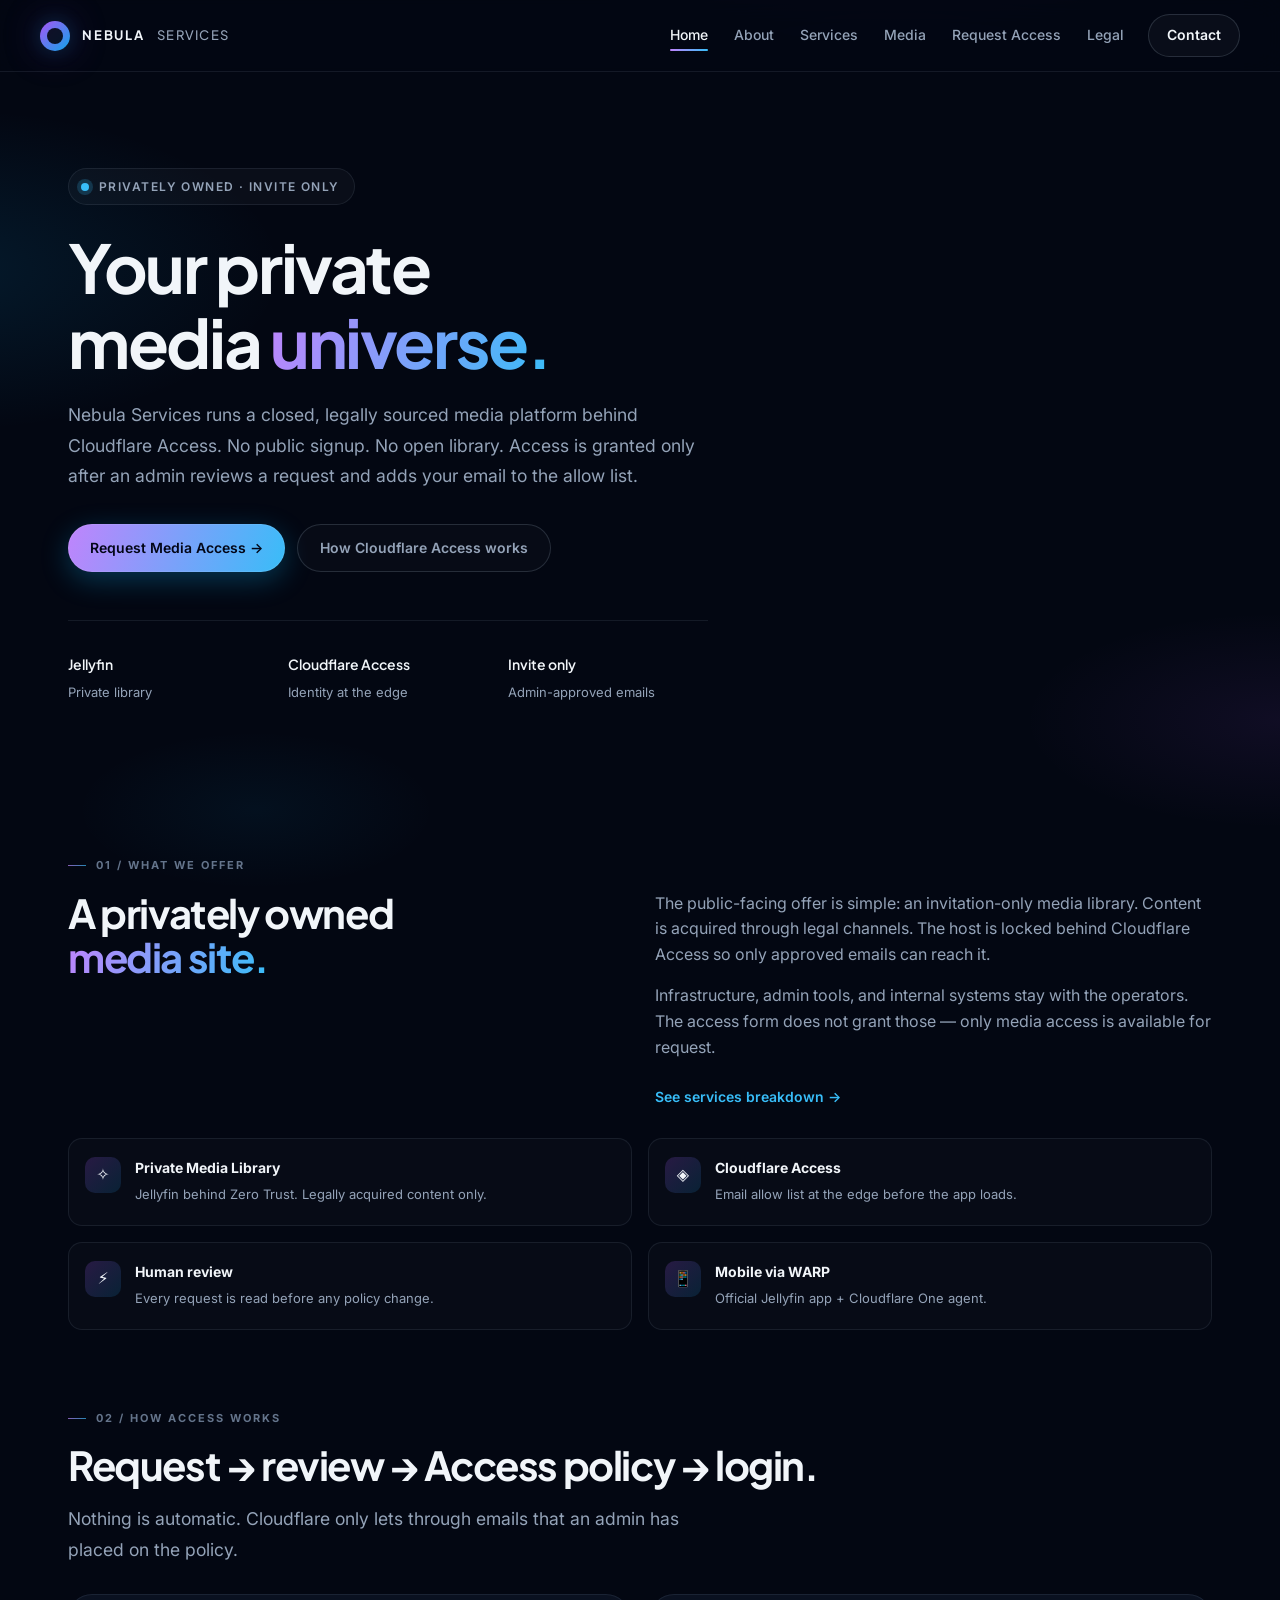
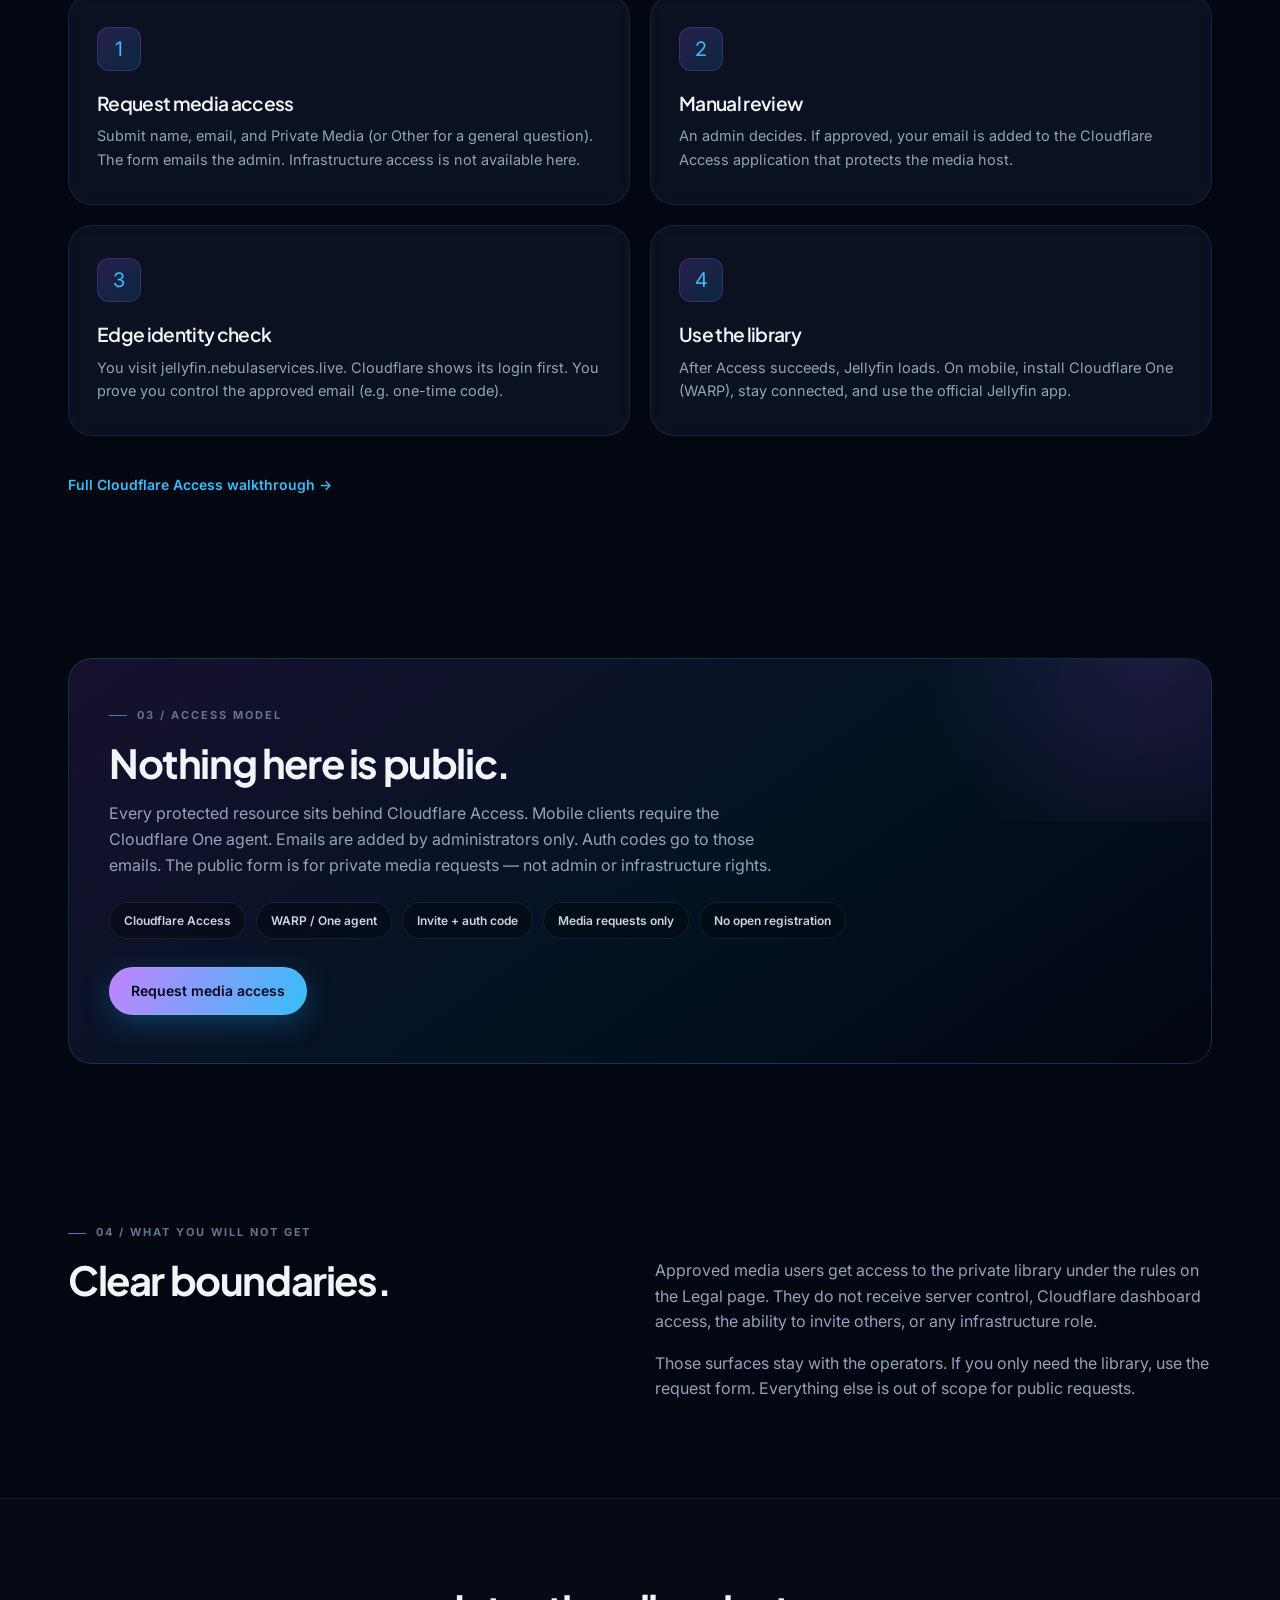
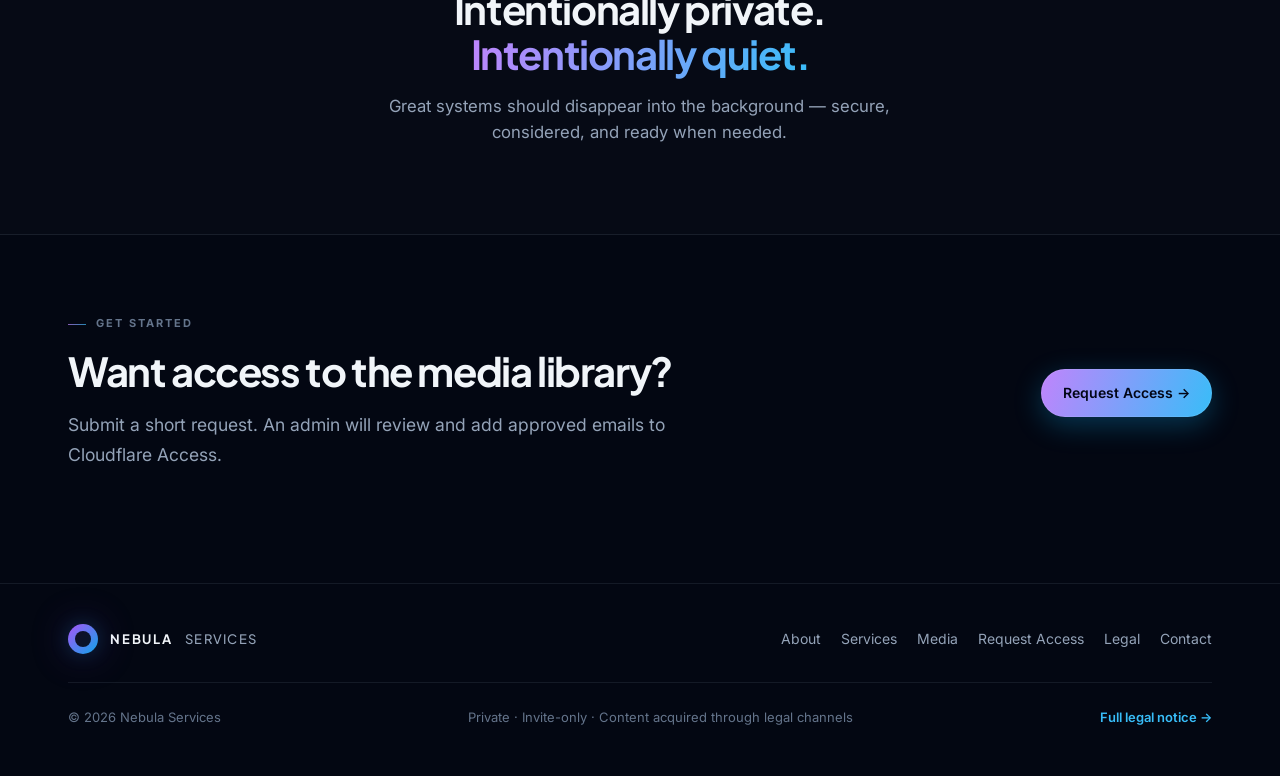
<file: index.html>
<!doctype html>
<html lang="en">
<head>
  <meta charset="utf-8">
  <meta name="viewport" content="width=device-width, initial-scale=1">
  <meta name="theme-color" content="#030712">
  <meta name="description" content="Nebula Services — privately owned media platform behind Cloudflare Access. Invitation-only. Legal content only.">
  <title>Nebula Services — Private Media & Infrastructure</title>
  <link rel="stylesheet" href="styles.css">
</head>
<body>
  <div class="bg-layer" aria-hidden="true"></div>

  <header class="site-header">
    <div class="header-inner">
      <a class="brand" href="index.html">
        <span class="logo" aria-hidden="true"></span>
        <span class="word">NEBULA</span>
        <span class="sub">SERVICES</span>
      </a>
      <nav class="nav" aria-label="Primary">
        <a href="index.html" class="is-active">Home</a>
        <a href="about.html">About</a>
        <a href="services.html">Services</a>
        <a href="media.html">Media</a>
        <a href="access.html">Request Access</a>
        <a href="legal.html">Legal</a>
        <a class="nav-cta" href="mailto:milnerg-admin@nebulaservices.live">Contact</a>
      </nav>
      <button class="menu-btn" id="menuBtn" type="button" aria-label="Menu" aria-expanded="false"><i aria-hidden="true"></i></button>
    </div>
  </header>

  <nav class="nav-drawer" aria-label="Mobile">
    <a href="index.html" class="is-active">Home</a>
    <a href="about.html">About</a>
    <a href="services.html">Services</a>
    <a href="media.html">Media</a>
    <a href="access.html">Request Access</a>
    <a href="legal.html">Legal</a>
    <a href="mailto:milnerg-admin@nebulaservices.live">Contact</a>
  </nav>

  <main>
    <section class="hero">
      <div class="wrap">
        <div class="hero-eyebrow"><span class="dot"></span> Privately owned · Invite only</div>
        <h1>Your private<br>media <span class="grad">universe.</span></h1>
        <p class="lead">Nebula Services runs a closed, legally sourced media platform behind Cloudflare Access. No public signup. No open library. Access is granted only after an admin reviews a request and adds your email to the allow list.</p>
        <div class="hero-actions">
          <a class="btn btn-primary" href="access.html">Request Media Access →</a>
          <a class="btn btn-ghost" href="media.html">How Cloudflare Access works</a>
        </div>
        <div class="hero-meta">
          <div><strong>Jellyfin</strong><span>Private library</span></div>
          <div><strong>Cloudflare Access</strong><span>Identity at the edge</span></div>
          <div><strong>Invite only</strong><span>Admin-approved emails</span></div>
        </div>
      </div>
    </section>

    <section class="section">
      <div class="wrap">
        <div class="kicker">01 / What we offer</div>
        <div class="split">
          <h2>A privately owned<br><span class="grad">media site.</span></h2>
          <div>
            <p>The public-facing offer is simple: an invitation-only media library. Content is acquired through legal channels. The host is locked behind Cloudflare Access so only approved emails can reach it.</p>
            <p>Infrastructure, admin tools, and internal systems stay with the operators. The access form does not grant those — only media access is available for request.</p>
            <a class="link" href="services.html">See services breakdown →</a>
          </div>
        </div>

        <div class="feature-grid">
          <div class="feature-item">
            <div class="fi-icon">✧</div>
            <div>
              <strong>Private Media Library</strong>
              <span>Jellyfin behind Zero Trust. Legally acquired content only.</span>
            </div>
          </div>
          <div class="feature-item">
            <div class="fi-icon">◈</div>
            <div>
              <strong>Cloudflare Access</strong>
              <span>Email allow list at the edge before the app loads.</span>
            </div>
          </div>
          <div class="feature-item">
            <div class="fi-icon">⚡</div>
            <div>
              <strong>Human review</strong>
              <span>Every request is read before any policy change.</span>
            </div>
          </div>
          <div class="feature-item">
            <div class="fi-icon">📱</div>
            <div>
              <strong>Mobile via WARP</strong>
              <span>Official Jellyfin app + Cloudflare One agent.</span>
            </div>
          </div>
        </div>
      </div>
    </section>

    <section class="section" style="padding-top:0">
      <div class="wrap">
        <div class="kicker">02 / How access works</div>
        <h2>Request → review → Access policy → login.</h2>
        <p class="lead" style="margin-bottom:28px">Nothing is automatic. Cloudflare only lets through emails that an admin has placed on the policy.</p>

        <div class="cards-2">
          <article class="card" style="min-height:auto">
            <div class="card-icon">1</div>
            <h3>Request media access</h3>
            <p>Submit name, email, and Private Media (or Other for a general question). The form emails the admin. Infrastructure access is not available here.</p>
          </article>
          <article class="card" style="min-height:auto">
            <div class="card-icon">2</div>
            <h3>Manual review</h3>
            <p>An admin decides. If approved, your email is added to the Cloudflare Access application that protects the media host.</p>
          </article>
          <article class="card" style="min-height:auto">
            <div class="card-icon">3</div>
            <h3>Edge identity check</h3>
            <p>You visit jellyfin.nebulaservices.live. Cloudflare shows its login first. You prove you control the approved email (e.g. one-time code).</p>
          </article>
          <article class="card" style="min-height:auto">
            <div class="card-icon">4</div>
            <h3>Use the library</h3>
            <p>After Access succeeds, Jellyfin loads. On mobile, install Cloudflare One (WARP), stay connected, and use the official Jellyfin app.</p>
          </article>
        </div>

        <div style="margin-top:28px">
          <a class="link" href="media.html">Full Cloudflare Access walkthrough →</a>
        </div>
      </div>
    </section>

    <section class="section">
      <div class="wrap">
        <div class="panel">
          <div class="kicker">03 / Access model</div>
          <h2>Nothing here is public.</h2>
          <p>Every protected resource sits behind Cloudflare Access. Mobile clients require the Cloudflare One agent. Emails are added by administrators only. Auth codes go to those emails. The public form is for private media requests — not admin or infrastructure rights.</p>
          <div class="tags">
            <span class="tag">Cloudflare Access</span>
            <span class="tag">WARP / One agent</span>
            <span class="tag">Invite + auth code</span>
            <span class="tag">Media requests only</span>
            <span class="tag">No open registration</span>
          </div>
          <a class="btn btn-primary" href="access.html">Request media access</a>
        </div>
      </div>
    </section>

    <section class="section">
      <div class="wrap">
        <div class="kicker">04 / What you will not get</div>
        <div class="split">
          <h2>Clear boundaries.</h2>
          <div>
            <p>Approved media users get access to the private library under the rules on the Legal page. They do not receive server control, Cloudflare dashboard access, the ability to invite others, or any infrastructure role.</p>
            <p>Those surfaces stay with the operators. If you only need the library, use the request form. Everything else is out of scope for public requests.</p>
          </div>
        </div>
      </div>
    </section>

    <section class="statement">
      <div class="wrap">
        <h2>Intentionally private.<br><span class="grad">Intentionally quiet.</span></h2>
        <p>Great systems should disappear into the background — secure, considered, and ready when needed.</p>
      </div>
    </section>

    <section class="section">
      <div class="wrap contact-row">
        <div>
          <div class="kicker">Get started</div>
          <h2>Want access to the media library?</h2>
          <p class="lead">Submit a short request. An admin will review and add approved emails to Cloudflare Access.</p>
        </div>
        <a class="btn btn-primary" href="access.html">Request Access →</a>
      </div>
    </section>
  </main>

  <footer class="site-footer">
    <div class="wrap">
      <div class="footer-top">
        <a class="brand" href="index.html"><span class="logo" aria-hidden="true"></span><span class="word">NEBULA</span><span class="sub">SERVICES</span></a>
        <div class="footer-links">
          <a href="about.html">About</a><a href="services.html">Services</a><a href="media.html">Media</a><a href="access.html">Request Access</a><a href="legal.html">Legal</a><a href="mailto:milnerg-admin@nebulaservices.live">Contact</a>
        </div>
      </div>
      <div class="footer-bottom">
        <span>© 2026 Nebula Services</span>
        <span>Private · Invite-only · Content acquired through legal channels</span>
        <a href="legal.html">Full legal notice →</a>
      </div>
    </div>
  </footer>
  <script src="script.js"></script>
</body>
</html>
</file>
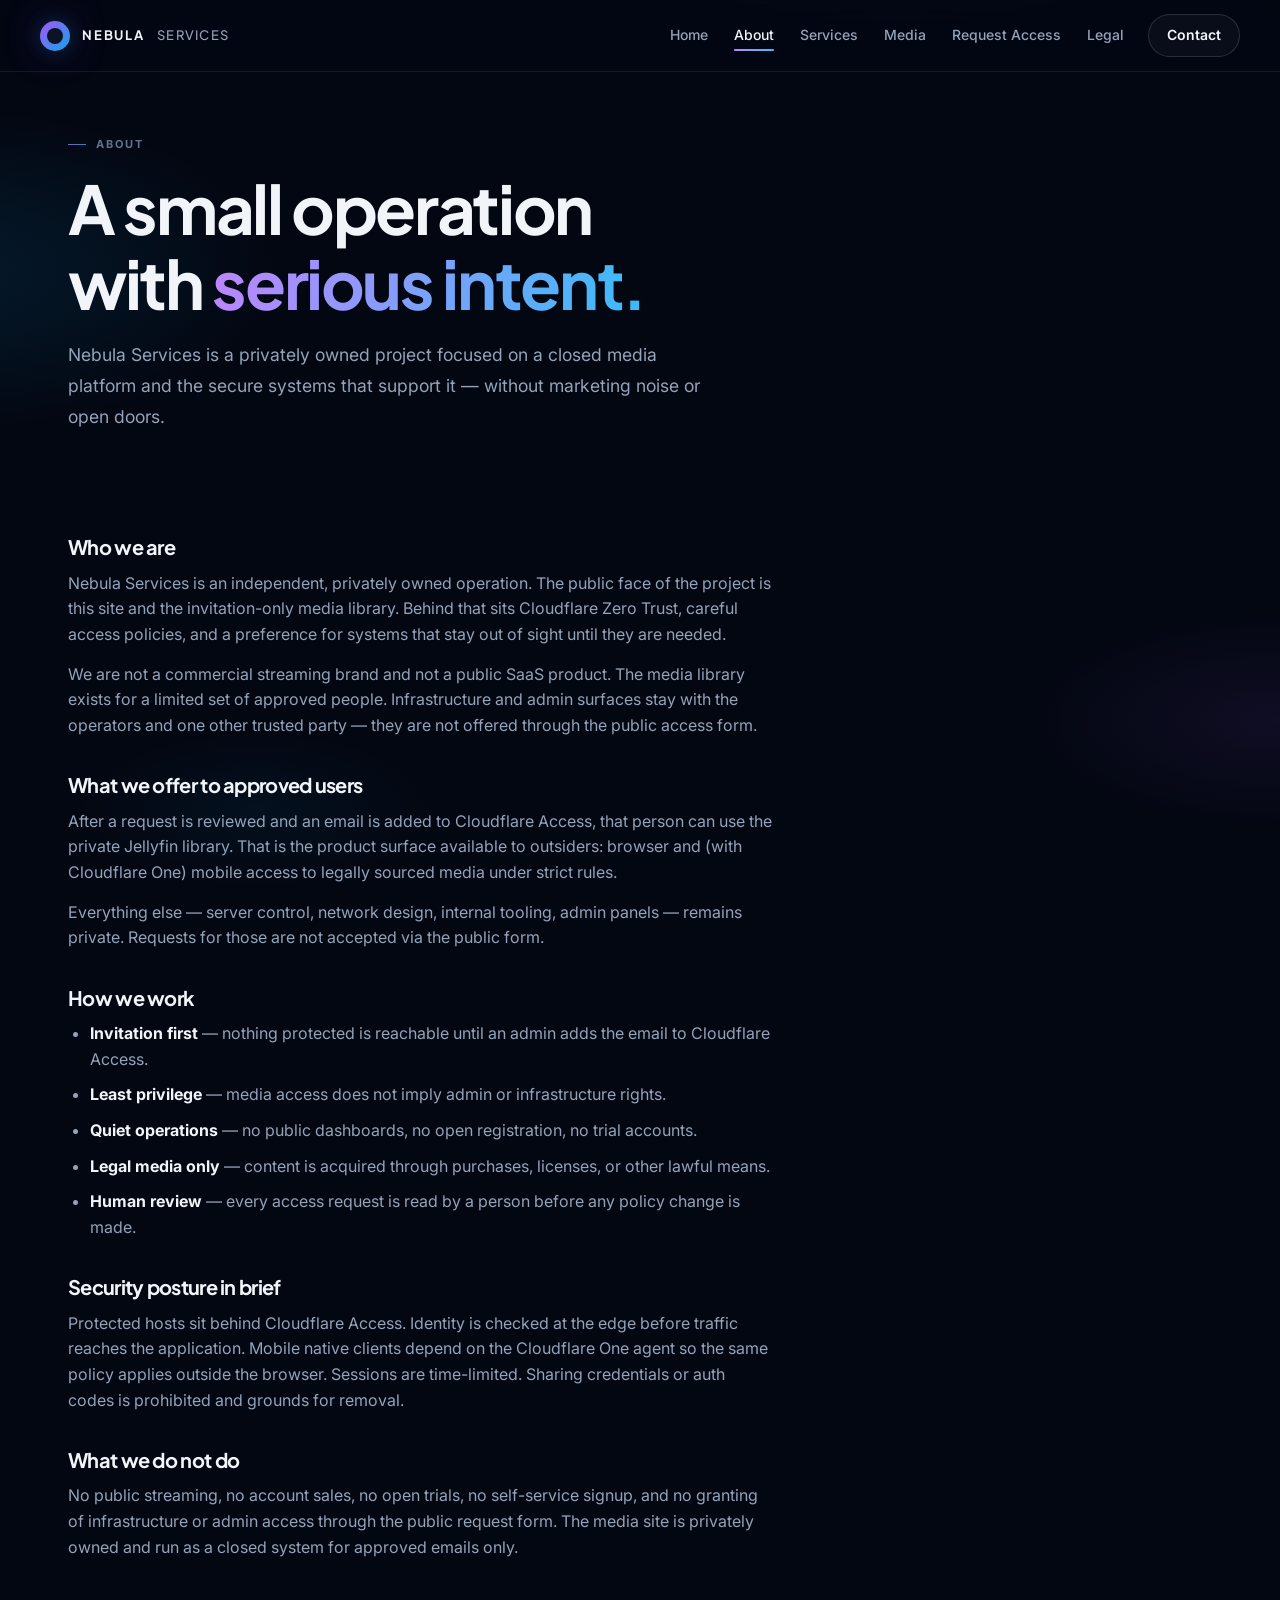
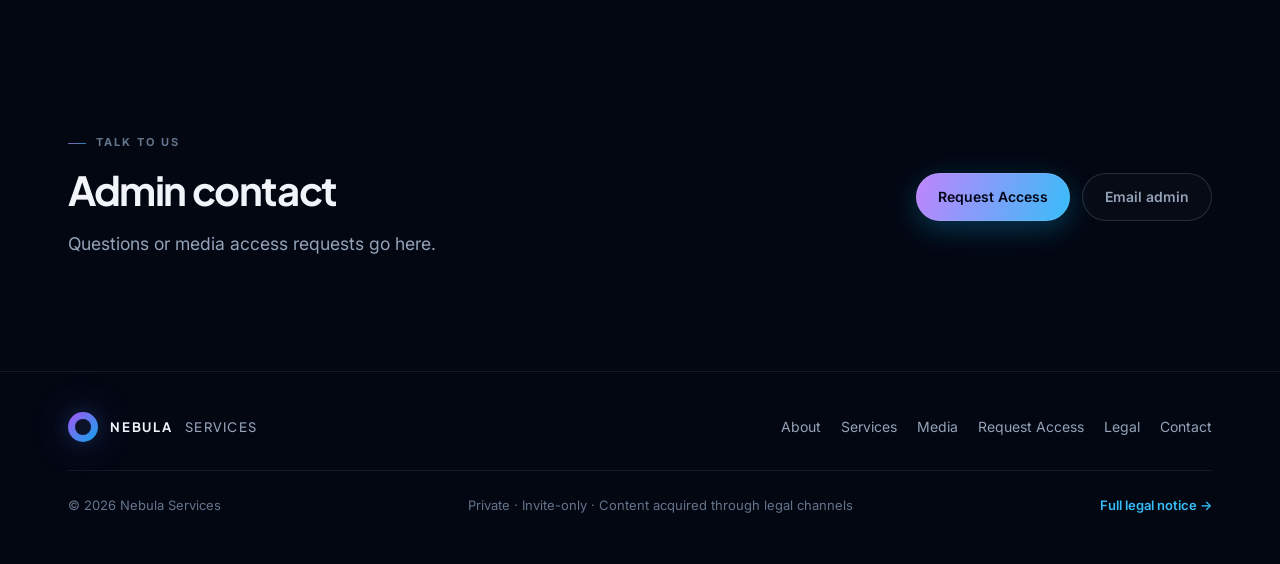
<file: about.html>
<!doctype html>
<html lang="en">
<head>
  <meta charset="utf-8">
  <meta name="viewport" content="width=device-width, initial-scale=1">
  <meta name="theme-color" content="#030712">
  <title>About · Nebula Services</title>
  <link rel="stylesheet" href="styles.css">
</head>
<body>
  <div class="bg-layer" aria-hidden="true"></div>

  <header class="site-header">
    <div class="header-inner">
      <a class="brand" href="index.html">
        <span class="logo" aria-hidden="true"></span>
        <span class="word">NEBULA</span>
        <span class="sub">SERVICES</span>
      </a>
      <nav class="nav" aria-label="Primary">
        <a href="index.html">Home</a>
        <a href="about.html" class="is-active">About</a>
        <a href="services.html">Services</a>
        <a href="media.html">Media</a>
        <a href="access.html">Request Access</a>
        <a href="legal.html">Legal</a>
        <a class="nav-cta" href="mailto:milnerg-admin@nebulaservices.live">Contact</a>
      </nav>
      <button class="menu-btn" id="menuBtn" type="button" aria-label="Menu" aria-expanded="false"><i aria-hidden="true"></i></button>
    </div>
  </header>

  <nav class="nav-drawer" aria-label="Mobile">
    <a href="index.html">Home</a>
    <a href="about.html" class="is-active">About</a>
    <a href="services.html">Services</a>
    <a href="media.html">Media</a>
    <a href="access.html">Request Access</a>
    <a href="legal.html">Legal</a>
    <a href="mailto:milnerg-admin@nebulaservices.live">Contact</a>
  </nav>

  <main>
    <section class="page-hero">
      <div class="wrap">
        <div class="kicker">About</div>
        <h1>A small operation<br>with <span class="grad">serious intent.</span></h1>
        <p class="lead">Nebula Services is a privately owned project focused on a closed media platform and the secure systems that support it — without marketing noise or open doors.</p>
      </div>
    </section>

    <section class="section" style="padding-top:12px">
      <div class="wrap prose">
        <h2>Who we are</h2>
        <p>Nebula Services is an independent, privately owned operation. The public face of the project is this site and the invitation-only media library. Behind that sits Cloudflare Zero Trust, careful access policies, and a preference for systems that stay out of sight until they are needed.</p>
        <p>We are not a commercial streaming brand and not a public SaaS product. The media library exists for a limited set of approved people. Infrastructure and admin surfaces stay with the operators and one other trusted party — they are not offered through the public access form.</p>

        <h2>What we offer to approved users</h2>
        <p>After a request is reviewed and an email is added to Cloudflare Access, that person can use the private Jellyfin library. That is the product surface available to outsiders: browser and (with Cloudflare One) mobile access to legally sourced media under strict rules.</p>
        <p>Everything else — server control, network design, internal tooling, admin panels — remains private. Requests for those are not accepted via the public form.</p>

        <h2>How we work</h2>
        <ul>
          <li><strong>Invitation first</strong> — nothing protected is reachable until an admin adds the email to Cloudflare Access.</li>
          <li><strong>Least privilege</strong> — media access does not imply admin or infrastructure rights.</li>
          <li><strong>Quiet operations</strong> — no public dashboards, no open registration, no trial accounts.</li>
          <li><strong>Legal media only</strong> — content is acquired through purchases, licenses, or other lawful means.</li>
          <li><strong>Human review</strong> — every access request is read by a person before any policy change is made.</li>
        </ul>

        <h2>Security posture in brief</h2>
        <p>Protected hosts sit behind Cloudflare Access. Identity is checked at the edge before traffic reaches the application. Mobile native clients depend on the Cloudflare One agent so the same policy applies outside the browser. Sessions are time-limited. Sharing credentials or auth codes is prohibited and grounds for removal.</p>

        <h2>What we do not do</h2>
        <p>No public streaming, no account sales, no open trials, no self-service signup, and no granting of infrastructure or admin access through the public request form. The media site is privately owned and run as a closed system for approved emails only.</p>
      </div>
    </section>

    <section class="section">
      <div class="wrap contact-row">
        <div>
          <div class="kicker">Talk to us</div>
          <h2>Admin contact</h2>
          <p class="lead">Questions or media access requests go here.</p>
        </div>
        <div style="display:flex; gap:12px; flex-wrap:wrap">
          <a class="btn btn-primary" href="access.html">Request Access</a>
          <a class="btn btn-ghost" href="mailto:milnerg-admin@nebulaservices.live">Email admin</a>
        </div>
      </div>
    </section>
  </main>

  <footer class="site-footer">
    <div class="wrap">
      <div class="footer-top">
        <a class="brand" href="index.html"><span class="logo" aria-hidden="true"></span><span class="word">NEBULA</span><span class="sub">SERVICES</span></a>
        <div class="footer-links">
          <a href="about.html">About</a><a href="services.html">Services</a><a href="media.html">Media</a><a href="access.html">Request Access</a><a href="legal.html">Legal</a><a href="mailto:milnerg-admin@nebulaservices.live">Contact</a>
        </div>
      </div>
      <div class="footer-bottom">
        <span>© 2026 Nebula Services</span>
        <span>Private · Invite-only · Content acquired through legal channels</span>
        <a href="legal.html">Full legal notice →</a>
      </div>
    </div>
  </footer>
  <script src="script.js"></script>
</body>
</html>
</file>
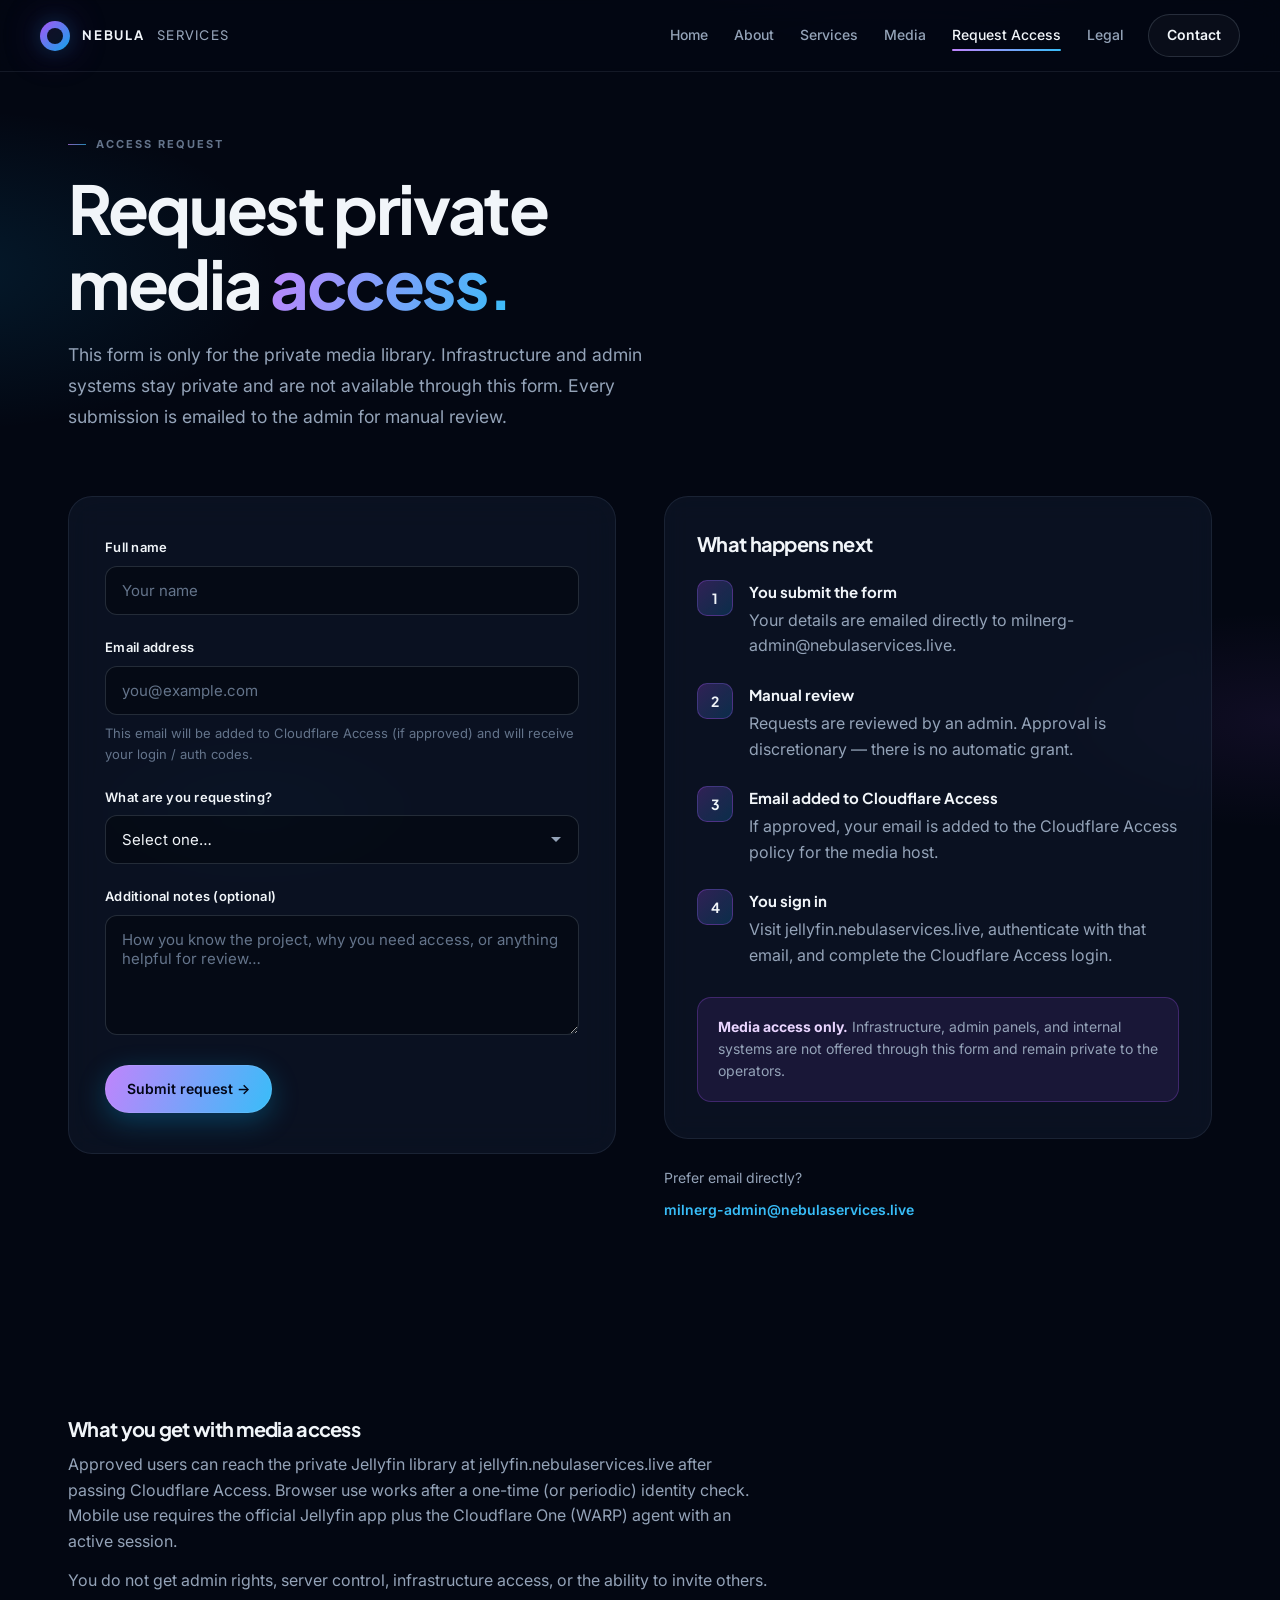
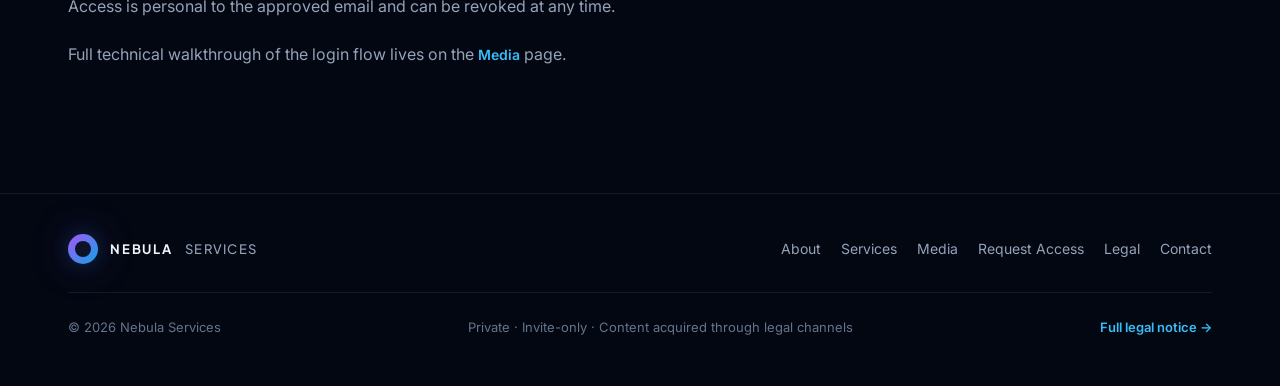
<file: access.html>
<!doctype html>
<html lang="en">
<head>
  <meta charset="utf-8">
  <meta name="viewport" content="width=device-width, initial-scale=1">
  <meta name="theme-color" content="#030712">
  <meta name="description" content="Request access to the Nebula Services private media library.">
  <title>Request Access · Nebula Services</title>
  <link rel="stylesheet" href="styles.css">
  <style>
    .access-layout {
      display: grid;
      grid-template-columns: 1fr 1fr;
      gap: 48px;
      align-items: start;
    }
    @media (max-width: 900px) {
      .access-layout { grid-template-columns: 1fr; gap: 32px; }
    }
  </style>
</head>
<body>
  <div class="bg-layer" aria-hidden="true"></div>

  <header class="site-header">
    <div class="header-inner">
      <a class="brand" href="index.html">
        <span class="logo" aria-hidden="true"></span>
        <span class="word">NEBULA</span>
        <span class="sub">SERVICES</span>
      </a>
      <nav class="nav" aria-label="Primary">
        <a href="index.html">Home</a>
        <a href="about.html">About</a>
        <a href="services.html">Services</a>
        <a href="media.html">Media</a>
        <a href="access.html" class="is-active">Request Access</a>
        <a href="legal.html">Legal</a>
        <a class="nav-cta" href="mailto:milnerg-admin@nebulaservices.live">Contact</a>
      </nav>
      <button class="menu-btn" id="menuBtn" type="button" aria-label="Menu" aria-expanded="false"><i aria-hidden="true"></i></button>
    </div>
  </header>

  <nav class="nav-drawer" aria-label="Mobile">
    <a href="index.html">Home</a>
    <a href="about.html">About</a>
    <a href="services.html">Services</a>
    <a href="media.html">Media</a>
    <a href="access.html" class="is-active">Request Access</a>
    <a href="legal.html">Legal</a>
    <a href="mailto:milnerg-admin@nebulaservices.live">Contact</a>
  </nav>

  <main>
    <section class="page-hero">
      <div class="wrap">
        <div class="kicker">Access request</div>
        <h1>Request private<br>media <span class="grad">access.</span></h1>
        <p class="lead">This form is only for the private media library. Infrastructure and admin systems stay private and are not available through this form. Every submission is emailed to the admin for manual review.</p>
      </div>
    </section>

    <section class="section" style="padding-top:8px">
      <div class="wrap access-layout">
        <div class="form-card">
          <div id="formSuccess" class="form-success" role="status"></div>

          <form action="https://formsubmit.co/milnerg-admin@nebulaservices.live" method="POST">
            <input type="hidden" name="_subject" value="Access Request — Nebula Services">
            <input type="hidden" name="_template" value="table">
            <input type="hidden" name="_captcha" value="false">
            <input type="hidden" name="_next" value="https://nebulaservices.live/access?sent=1">
            <input type="text" name="_honey" style="display:none" tabindex="-1" autocomplete="off">

            <div class="form-group">
              <label for="req-name">Full name</label>
              <input type="text" id="req-name" name="name" required placeholder="Your name" autocomplete="name">
            </div>

            <div class="form-group">
              <label for="req-email">Email address</label>
              <input type="email" id="req-email" name="email" required placeholder="you@example.com" autocomplete="email">
              <p class="form-hint">This email will be added to Cloudflare Access (if approved) and will receive your login / auth codes.</p>
            </div>

            <div class="form-group">
              <label for="req-reason">What are you requesting?</label>
              <select id="req-reason" name="reason" required>
                <option value="" disabled selected>Select one…</option>
                <option value="Private Media (Jellyfin)">Private Media (Jellyfin)</option>
                <option value="Other">Other</option>
              </select>
            </div>

            <div class="form-group">
              <label for="req-notes">Additional notes (optional)</label>
              <textarea id="req-notes" name="notes" placeholder="How you know the project, why you need access, or anything helpful for review…"></textarea>
            </div>

            <div class="form-actions">
              <button type="submit" class="btn btn-primary">Submit request →</button>
            </div>
          </form>
        </div>

        <div>
          <div class="access-box">
            <h2 style="font-size:1.25rem; margin-bottom:8px">What happens next</h2>
            <ol class="steps">
              <li>
                <strong>You submit the form</strong>
                Your details are emailed directly to milnerg-admin@nebulaservices.live.
              </li>
              <li>
                <strong>Manual review</strong>
                Requests are reviewed by an admin. Approval is discretionary — there is no automatic grant.
              </li>
              <li>
                <strong>Email added to Cloudflare Access</strong>
                If approved, your email is added to the Cloudflare Access policy for the media host.
              </li>
              <li>
                <strong>You sign in</strong>
                Visit jellyfin.nebulaservices.live, authenticate with that email, and complete the Cloudflare Access login.
              </li>
            </ol>
            <div class="note">
              <strong>Media access only.</strong> Infrastructure, admin panels, and internal systems are not offered through this form and remain private to the operators.
            </div>
          </div>

          <p style="margin-top:28px; color:var(--muted); font-size:14px">
            Prefer email directly?<br>
            <a class="link" href="mailto:milnerg-admin@nebulaservices.live?subject=Access%20Request">milnerg-admin@nebulaservices.live</a>
          </p>
        </div>
      </div>
    </section>

    <section class="section">
      <div class="wrap prose">
        <h2>What you get with media access</h2>
        <p>Approved users can reach the private Jellyfin library at jellyfin.nebulaservices.live after passing Cloudflare Access. Browser use works after a one-time (or periodic) identity check. Mobile use requires the official Jellyfin app plus the Cloudflare One (WARP) agent with an active session.</p>
        <p>You do not get admin rights, server control, infrastructure access, or the ability to invite others. Access is personal to the approved email and can be revoked at any time.</p>
        <p>Full technical walkthrough of the login flow lives on the <a class="link" href="media.html">Media</a> page.</p>
      </div>
    </section>
  </main>

  <footer class="site-footer">
    <div class="wrap">
      <div class="footer-top">
        <a class="brand" href="index.html"><span class="logo" aria-hidden="true"></span><span class="word">NEBULA</span><span class="sub">SERVICES</span></a>
        <div class="footer-links">
          <a href="about.html">About</a><a href="services.html">Services</a><a href="media.html">Media</a><a href="access.html">Request Access</a><a href="legal.html">Legal</a><a href="mailto:milnerg-admin@nebulaservices.live">Contact</a>
        </div>
      </div>
      <div class="footer-bottom">
        <span>© 2026 Nebula Services</span>
        <span>Private · Invite-only · Content acquired through legal channels</span>
        <a href="legal.html">Full legal notice →</a>
      </div>
    </div>
  </footer>
  <script src="script.js"></script>
</body>
</html>
</file>
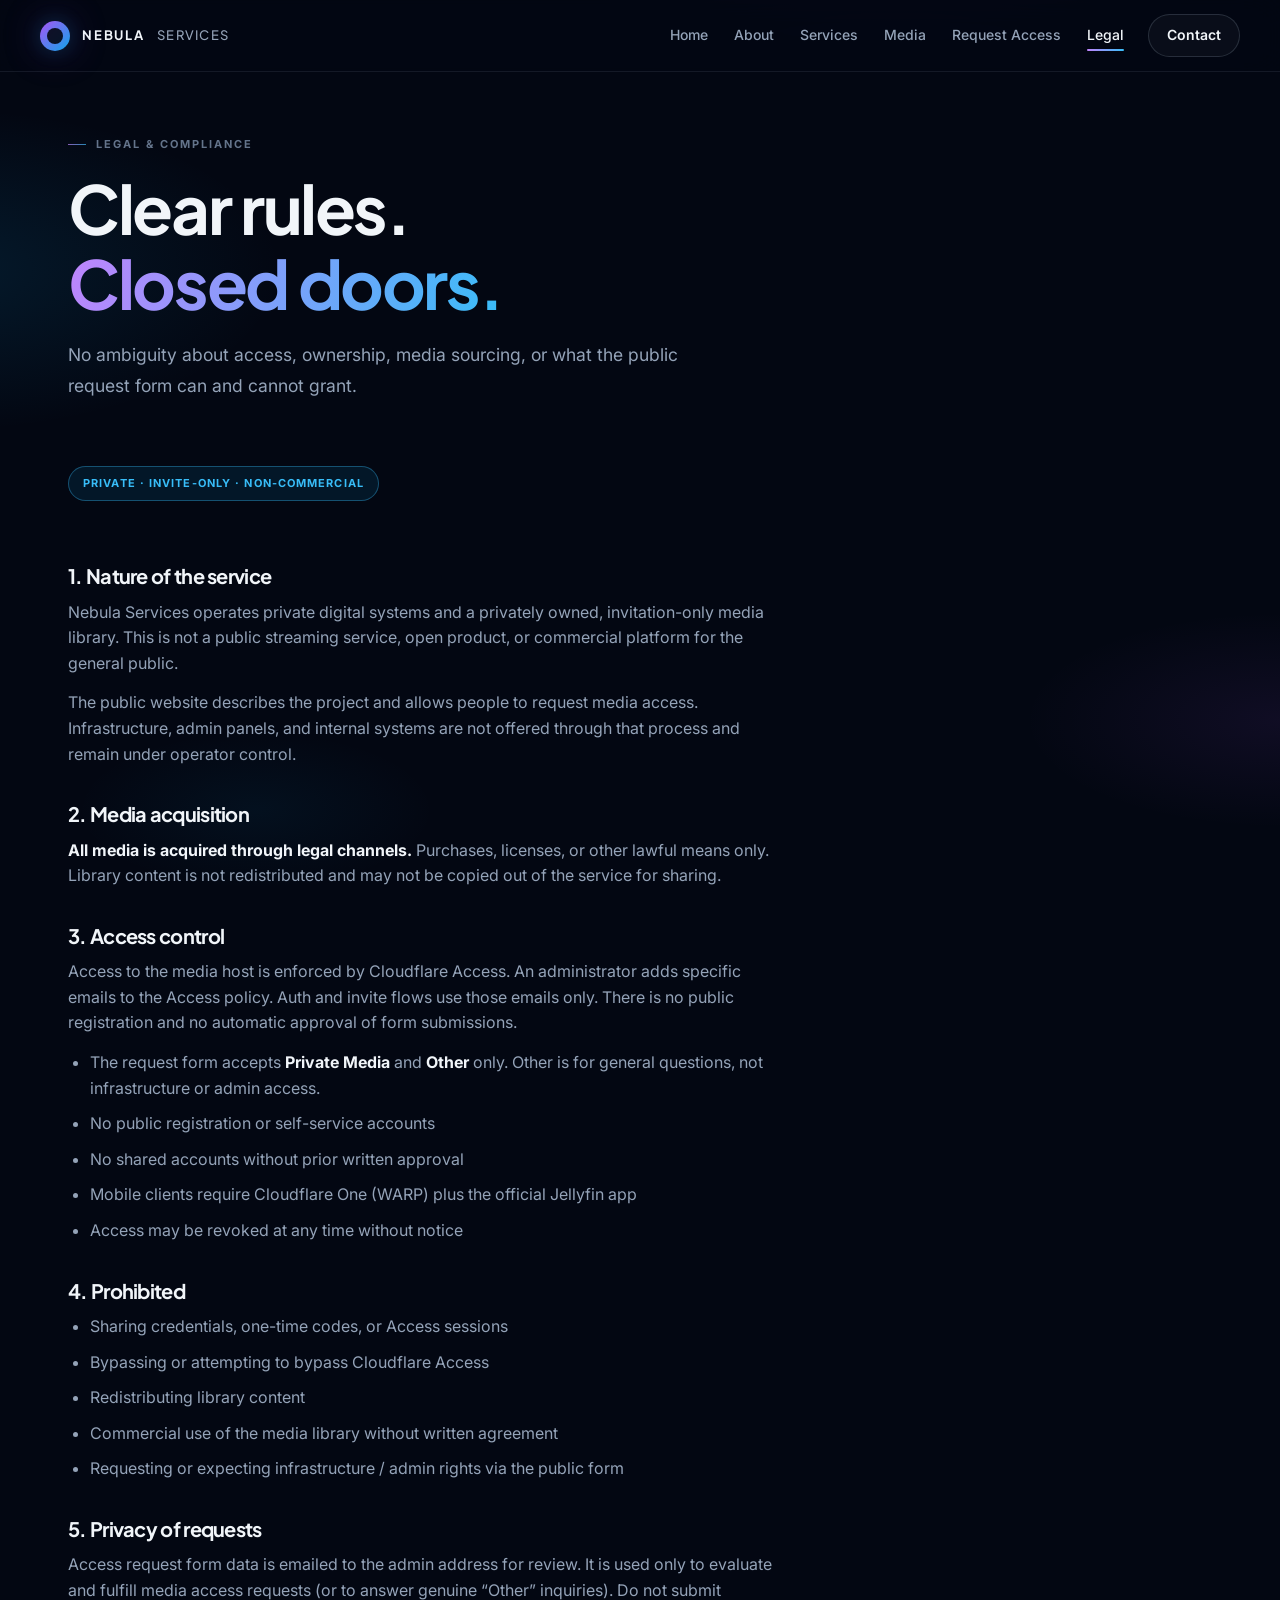
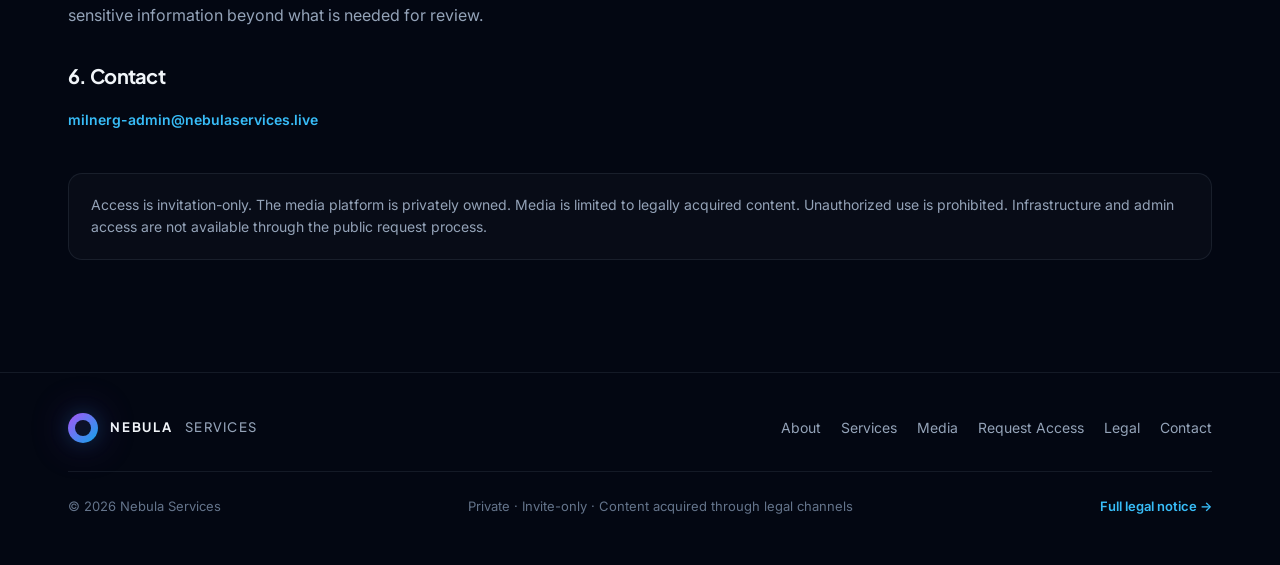
<file: legal.html>
<!doctype html>
<html lang="en">
<head>
  <meta charset="utf-8">
  <meta name="viewport" content="width=device-width, initial-scale=1">
  <meta name="theme-color" content="#030712">
  <title>Legal · Nebula Services</title>
  <link rel="stylesheet" href="styles.css">
</head>
<body>
  <div class="bg-layer" aria-hidden="true"></div>

  <header class="site-header">
    <div class="header-inner">
      <a class="brand" href="index.html">
        <span class="logo" aria-hidden="true"></span>
        <span class="word">NEBULA</span>
        <span class="sub">SERVICES</span>
      </a>
      <nav class="nav" aria-label="Primary">
        <a href="index.html">Home</a>
        <a href="about.html">About</a>
        <a href="services.html">Services</a>
        <a href="media.html">Media</a>
        <a href="access.html">Request Access</a>
        <a href="legal.html" class="is-active">Legal</a>
        <a class="nav-cta" href="mailto:milnerg-admin@nebulaservices.live">Contact</a>
      </nav>
      <button class="menu-btn" id="menuBtn" type="button" aria-label="Menu" aria-expanded="false"><i aria-hidden="true"></i></button>
    </div>
  </header>

  <nav class="nav-drawer" aria-label="Mobile">
    <a href="index.html">Home</a>
    <a href="about.html">About</a>
    <a href="services.html">Services</a>
    <a href="media.html">Media</a>
    <a href="access.html">Request Access</a>
    <a href="legal.html" class="is-active">Legal</a>
    <a href="mailto:milnerg-admin@nebulaservices.live">Contact</a>
  </nav>

  <main>
    <section class="page-hero">
      <div class="wrap">
        <div class="kicker">Legal &amp; compliance</div>
        <h1>Clear rules.<br><span class="grad">Closed doors.</span></h1>
        <p class="lead">No ambiguity about access, ownership, media sourcing, or what the public request form can and cannot grant.</p>
      </div>
    </section>

    <section class="section" style="padding-top:8px">
      <div class="wrap prose">
        <div class="badge">Private · Invite-only · Non-commercial</div>

        <h2>1. Nature of the service</h2>
        <p>Nebula Services operates private digital systems and a privately owned, invitation-only media library. This is not a public streaming service, open product, or commercial platform for the general public.</p>
        <p>The public website describes the project and allows people to request media access. Infrastructure, admin panels, and internal systems are not offered through that process and remain under operator control.</p>

        <h2>2. Media acquisition</h2>
        <p><strong>All media is acquired through legal channels.</strong> Purchases, licenses, or other lawful means only. Library content is not redistributed and may not be copied out of the service for sharing.</p>

        <h2>3. Access control</h2>
        <p>Access to the media host is enforced by Cloudflare Access. An administrator adds specific emails to the Access policy. Auth and invite flows use those emails only. There is no public registration and no automatic approval of form submissions.</p>
        <ul>
          <li>The request form accepts <strong>Private Media</strong> and <strong>Other</strong> only. Other is for general questions, not infrastructure or admin access.</li>
          <li>No public registration or self-service accounts</li>
          <li>No shared accounts without prior written approval</li>
          <li>Mobile clients require Cloudflare One (WARP) plus the official Jellyfin app</li>
          <li>Access may be revoked at any time without notice</li>
        </ul>

        <h2>4. Prohibited</h2>
        <ul>
          <li>Sharing credentials, one-time codes, or Access sessions</li>
          <li>Bypassing or attempting to bypass Cloudflare Access</li>
          <li>Redistributing library content</li>
          <li>Commercial use of the media library without written agreement</li>
          <li>Requesting or expecting infrastructure / admin rights via the public form</li>
        </ul>

        <h2>5. Privacy of requests</h2>
        <p>Access request form data is emailed to the admin address for review. It is used only to evaluate and fulfill media access requests (or to answer genuine “Other” inquiries). Do not submit sensitive information beyond what is needed for review.</p>

        <h2>6. Contact</h2>
        <p><a class="link" href="mailto:milnerg-admin@nebulaservices.live">milnerg-admin@nebulaservices.live</a></p>

        <div class="legal-box">
          Access is invitation-only. The media platform is privately owned. Media is limited to legally acquired content. Unauthorized use is prohibited. Infrastructure and admin access are not available through the public request process.
        </div>
      </div>
    </section>
  </main>

  <footer class="site-footer">
    <div class="wrap">
      <div class="footer-top">
        <a class="brand" href="index.html"><span class="logo" aria-hidden="true"></span><span class="word">NEBULA</span><span class="sub">SERVICES</span></a>
        <div class="footer-links">
          <a href="about.html">About</a><a href="services.html">Services</a><a href="media.html">Media</a><a href="access.html">Request Access</a><a href="legal.html">Legal</a><a href="mailto:milnerg-admin@nebulaservices.live">Contact</a>
        </div>
      </div>
      <div class="footer-bottom">
        <span>© 2026 Nebula Services</span>
        <span>Private · Invite-only · Content acquired through legal channels</span>
        <a href="legal.html">Full legal notice →</a>
      </div>
    </div>
  </footer>
  <script src="script.js"></script>
</body>
</html>
</file>
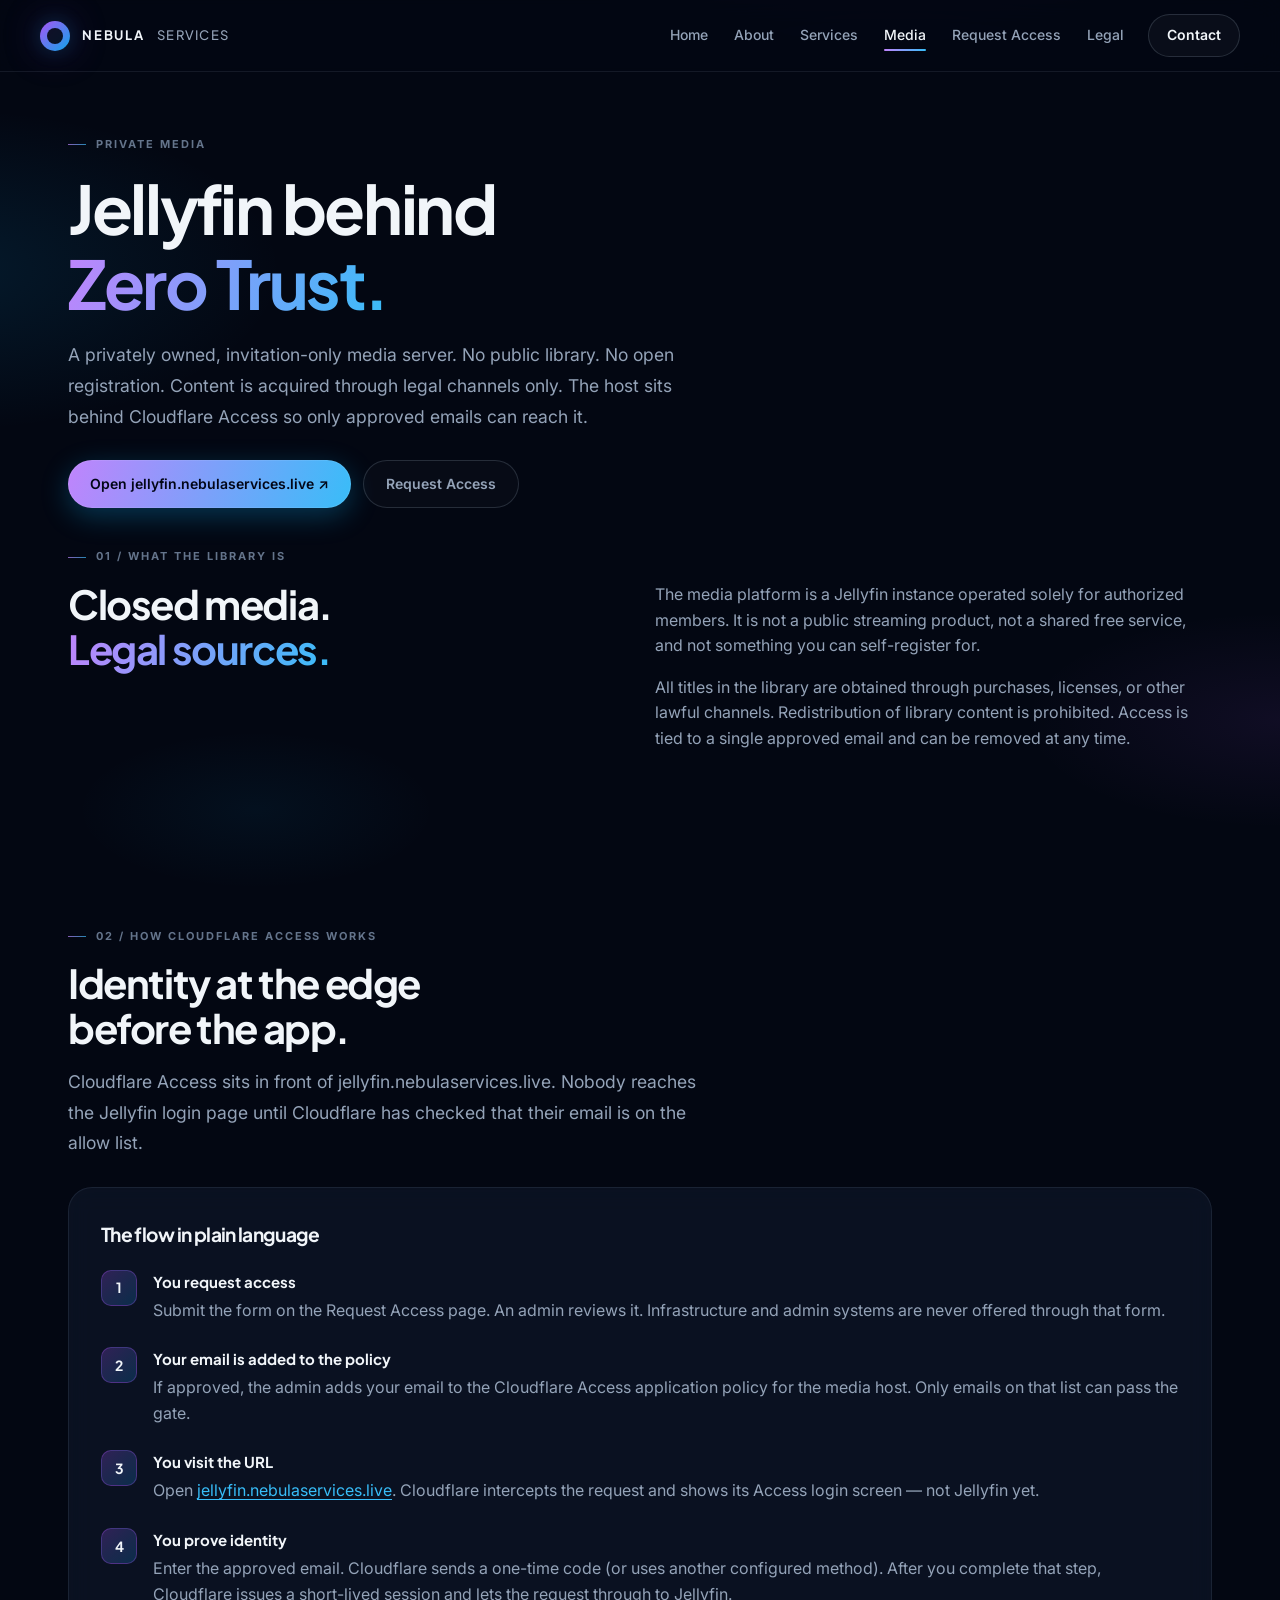
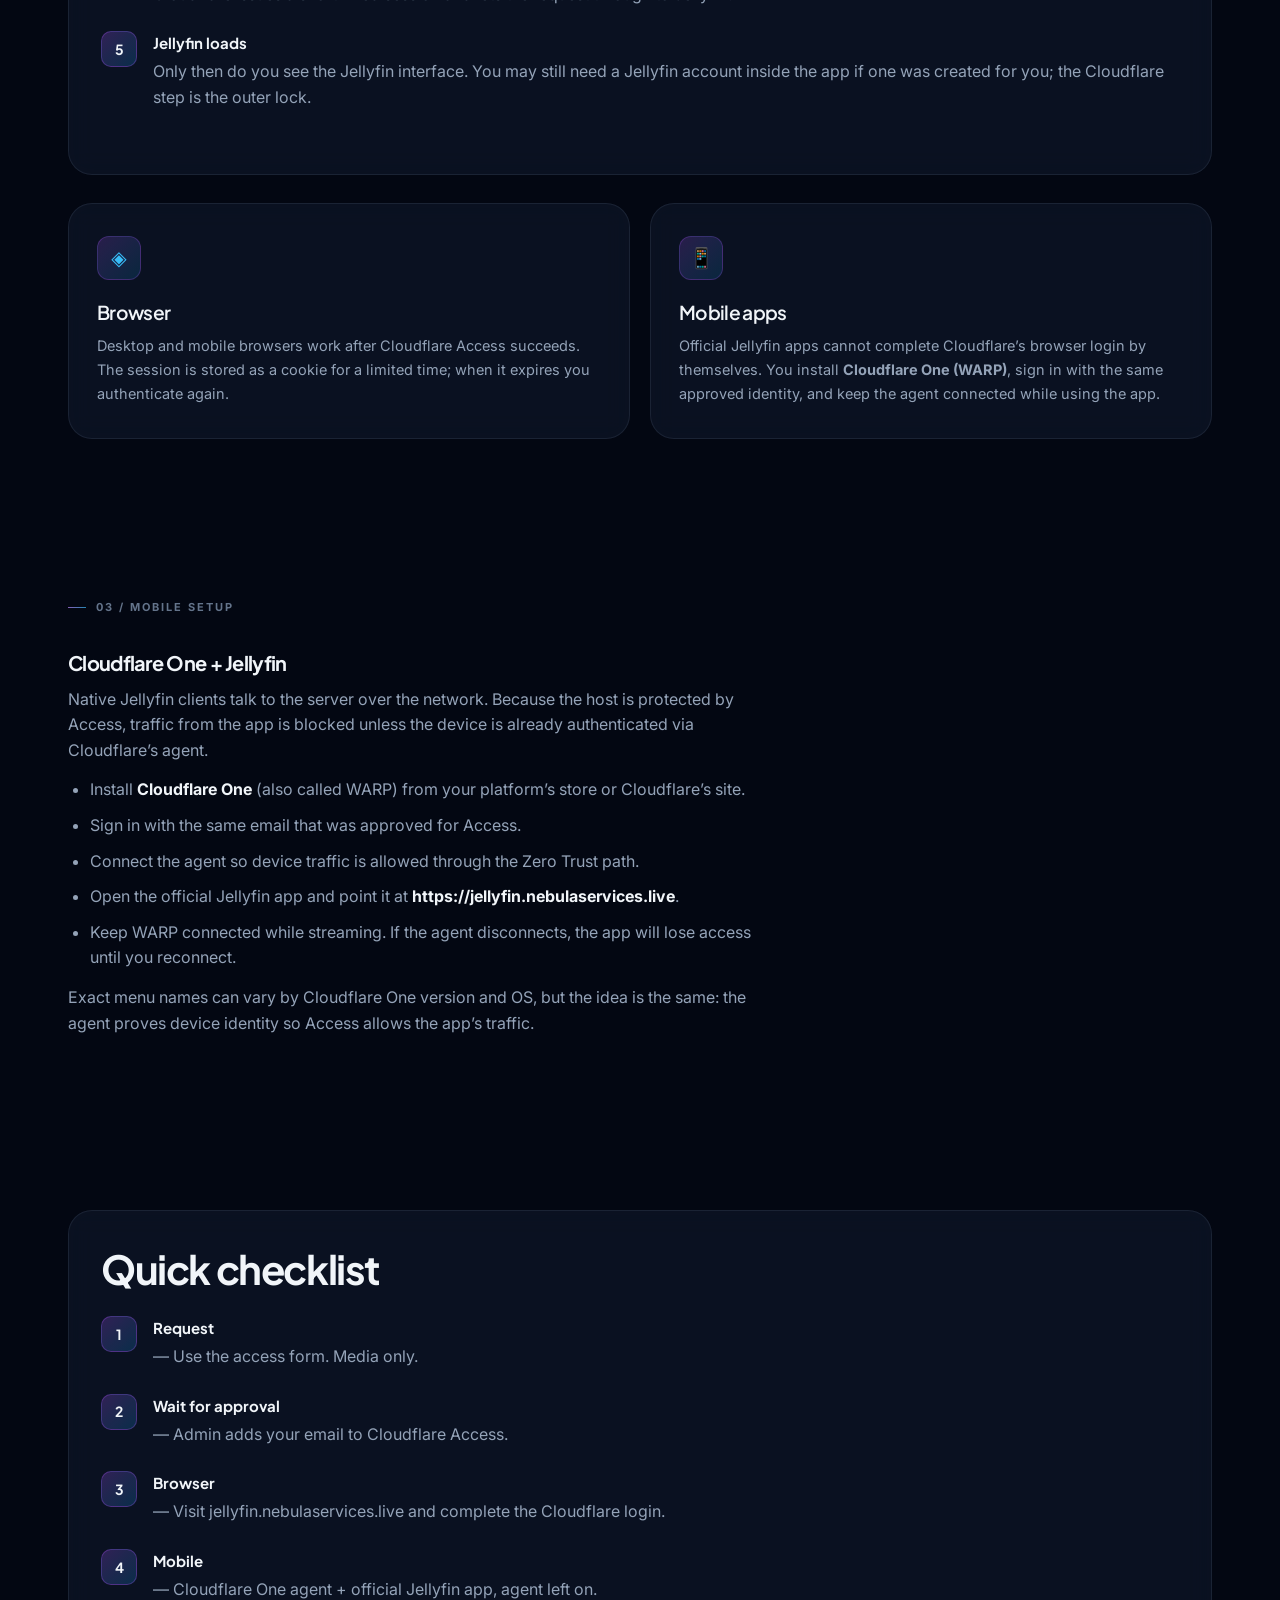
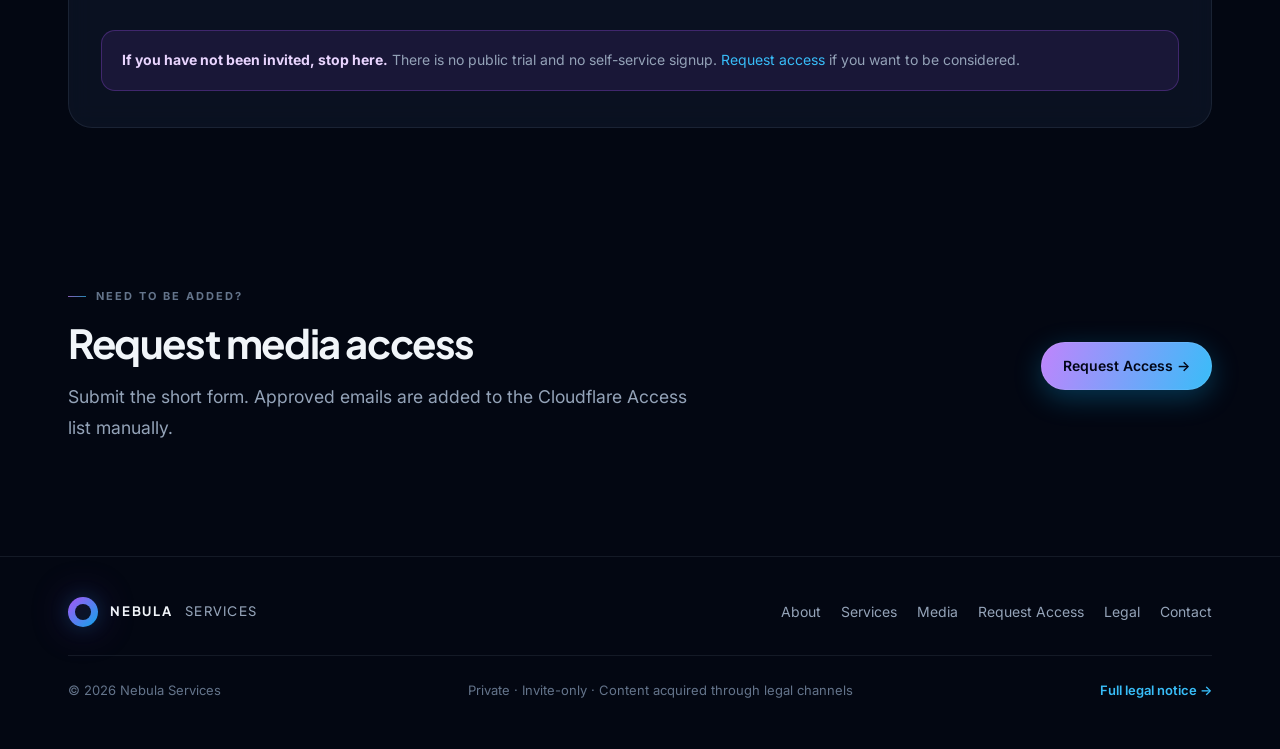
<file: media.html>
<!doctype html>
<html lang="en">
<head>
  <meta charset="utf-8">
  <meta name="viewport" content="width=device-width, initial-scale=1">
  <meta name="theme-color" content="#030712">
  <title>Media · Nebula Services</title>
  <link rel="stylesheet" href="styles.css">
</head>
<body>
  <div class="bg-layer" aria-hidden="true"></div>

  <header class="site-header">
    <div class="header-inner">
      <a class="brand" href="index.html">
        <span class="logo" aria-hidden="true"></span>
        <span class="word">NEBULA</span>
        <span class="sub">SERVICES</span>
      </a>
      <nav class="nav" aria-label="Primary">
        <a href="index.html">Home</a>
        <a href="about.html">About</a>
        <a href="services.html">Services</a>
        <a href="media.html" class="is-active">Media</a>
        <a href="access.html">Request Access</a>
        <a href="legal.html">Legal</a>
        <a class="nav-cta" href="mailto:milnerg-admin@nebulaservices.live">Contact</a>
      </nav>
      <button class="menu-btn" id="menuBtn" type="button" aria-label="Menu" aria-expanded="false"><i aria-hidden="true"></i></button>
    </div>
  </header>

  <nav class="nav-drawer" aria-label="Mobile">
    <a href="index.html">Home</a>
    <a href="about.html">About</a>
    <a href="services.html">Services</a>
    <a href="media.html" class="is-active">Media</a>
    <a href="access.html">Request Access</a>
    <a href="legal.html">Legal</a>
    <a href="mailto:milnerg-admin@nebulaservices.live">Contact</a>
  </nav>

  <main>
    <section class="page-hero">
      <div class="wrap">
        <div class="kicker">Private media</div>
        <h1>Jellyfin behind<br><span class="grad">Zero Trust.</span></h1>
        <p class="lead">A privately owned, invitation-only media server. No public library. No open registration. Content is acquired through legal channels only. The host sits behind Cloudflare Access so only approved emails can reach it.</p>
        <div style="display:flex; flex-wrap:wrap; gap:12px; margin-top:8px">
          <a class="btn btn-primary" href="https://jellyfin.nebulaservices.live" target="_blank" rel="noopener noreferrer">Open jellyfin.nebulaservices.live ↗</a>
          <a class="btn btn-ghost" href="access.html">Request Access</a>
        </div>
      </div>
    </section>

    <section class="section" style="padding-top:12px">
      <div class="wrap">
        <div class="kicker">01 / What the library is</div>
        <div class="split">
          <h2>Closed media.<br><span class="grad">Legal sources.</span></h2>
          <div>
            <p>The media platform is a Jellyfin instance operated solely for authorized members. It is not a public streaming product, not a shared free service, and not something you can self-register for.</p>
            <p>All titles in the library are obtained through purchases, licenses, or other lawful channels. Redistribution of library content is prohibited. Access is tied to a single approved email and can be removed at any time.</p>
          </div>
        </div>
      </div>
    </section>

    <section class="section">
      <div class="wrap">
        <div class="kicker">02 / How Cloudflare Access works</div>
        <h2>Identity at the edge<br>before the app.</h2>
        <p class="lead" style="margin-bottom:28px">Cloudflare Access sits in front of jellyfin.nebulaservices.live. Nobody reaches the Jellyfin login page until Cloudflare has checked that their email is on the allow list.</p>

        <div class="access-box" style="margin-bottom:28px">
          <h2 style="font-size:1.2rem; margin-bottom:8px">The flow in plain language</h2>
          <ol class="steps">
            <li>
              <strong>You request access</strong>
              Submit the form on the Request Access page. An admin reviews it. Infrastructure and admin systems are never offered through that form.
            </li>
            <li>
              <strong>Your email is added to the policy</strong>
              If approved, the admin adds your email to the Cloudflare Access application policy for the media host. Only emails on that list can pass the gate.
            </li>
            <li>
              <strong>You visit the URL</strong>
              Open <a href="https://jellyfin.nebulaservices.live" target="_blank" rel="noopener noreferrer">jellyfin.nebulaservices.live</a>. Cloudflare intercepts the request and shows its Access login screen — not Jellyfin yet.
            </li>
            <li>
              <strong>You prove identity</strong>
              Enter the approved email. Cloudflare sends a one-time code (or uses another configured method). After you complete that step, Cloudflare issues a short-lived session and lets the request through to Jellyfin.
            </li>
            <li>
              <strong>Jellyfin loads</strong>
              Only then do you see the Jellyfin interface. You may still need a Jellyfin account inside the app if one was created for you; the Cloudflare step is the outer lock.
            </li>
          </ol>
        </div>

        <div class="cards-2">
          <article class="card" style="min-height:auto">
            <div class="card-icon">◈</div>
            <h3>Browser</h3>
            <p>Desktop and mobile browsers work after Cloudflare Access succeeds. The session is stored as a cookie for a limited time; when it expires you authenticate again.</p>
          </article>
          <article class="card" style="min-height:auto">
            <div class="card-icon">📱</div>
            <h3>Mobile apps</h3>
            <p>Official Jellyfin apps cannot complete Cloudflare’s browser login by themselves. You install <strong>Cloudflare One (WARP)</strong>, sign in with the same approved identity, and keep the agent connected while using the app.</p>
          </article>
        </div>
      </div>
    </section>

    <section class="section">
      <div class="wrap prose">
        <div class="kicker">03 / Mobile setup</div>
        <h2>Cloudflare One + Jellyfin</h2>
        <p>Native Jellyfin clients talk to the server over the network. Because the host is protected by Access, traffic from the app is blocked unless the device is already authenticated via Cloudflare’s agent.</p>
        <ul>
          <li>Install <strong>Cloudflare One</strong> (also called WARP) from your platform’s store or Cloudflare’s site.</li>
          <li>Sign in with the same email that was approved for Access.</li>
          <li>Connect the agent so device traffic is allowed through the Zero Trust path.</li>
          <li>Open the official Jellyfin app and point it at <strong>https://jellyfin.nebulaservices.live</strong>.</li>
          <li>Keep WARP connected while streaming. If the agent disconnects, the app will lose access until you reconnect.</li>
        </ul>
        <p>Exact menu names can vary by Cloudflare One version and OS, but the idea is the same: the agent proves device identity so Access allows the app’s traffic.</p>
      </div>
    </section>

    <section class="section">
      <div class="wrap">
        <div class="access-box">
          <h2>Quick checklist</h2>
          <ol class="steps">
            <li><strong>Request</strong> — Use the access form. Media only.</li>
            <li><strong>Wait for approval</strong> — Admin adds your email to Cloudflare Access.</li>
            <li><strong>Browser</strong> — Visit jellyfin.nebulaservices.live and complete the Cloudflare login.</li>
            <li><strong>Mobile</strong> — Cloudflare One agent + official Jellyfin app, agent left on.</li>
          </ol>
          <div class="note">
            <strong>If you have not been invited, stop here.</strong> There is no public trial and no self-service signup. <a href="access.html" style="color:var(--blue)">Request access</a> if you want to be considered.
          </div>
        </div>
      </div>
    </section>

    <section class="section">
      <div class="wrap contact-row">
        <div>
          <div class="kicker">Need to be added?</div>
          <h2>Request media access</h2>
          <p class="lead">Submit the short form. Approved emails are added to the Cloudflare Access list manually.</p>
        </div>
        <a class="btn btn-primary" href="access.html">Request Access →</a>
      </div>
    </section>
  </main>

  <footer class="site-footer">
    <div class="wrap">
      <div class="footer-top">
        <a class="brand" href="index.html"><span class="logo" aria-hidden="true"></span><span class="word">NEBULA</span><span class="sub">SERVICES</span></a>
        <div class="footer-links">
          <a href="about.html">About</a><a href="services.html">Services</a><a href="media.html">Media</a><a href="access.html">Request Access</a><a href="legal.html">Legal</a><a href="mailto:milnerg-admin@nebulaservices.live">Contact</a>
        </div>
      </div>
      <div class="footer-bottom">
        <span>© 2026 Nebula Services</span>
        <span>Private · Invite-only · Content acquired through legal channels</span>
        <a href="legal.html">Full legal notice →</a>
      </div>
    </div>
  </footer>
  <script src="script.js"></script>
</body>
</html>
</file>
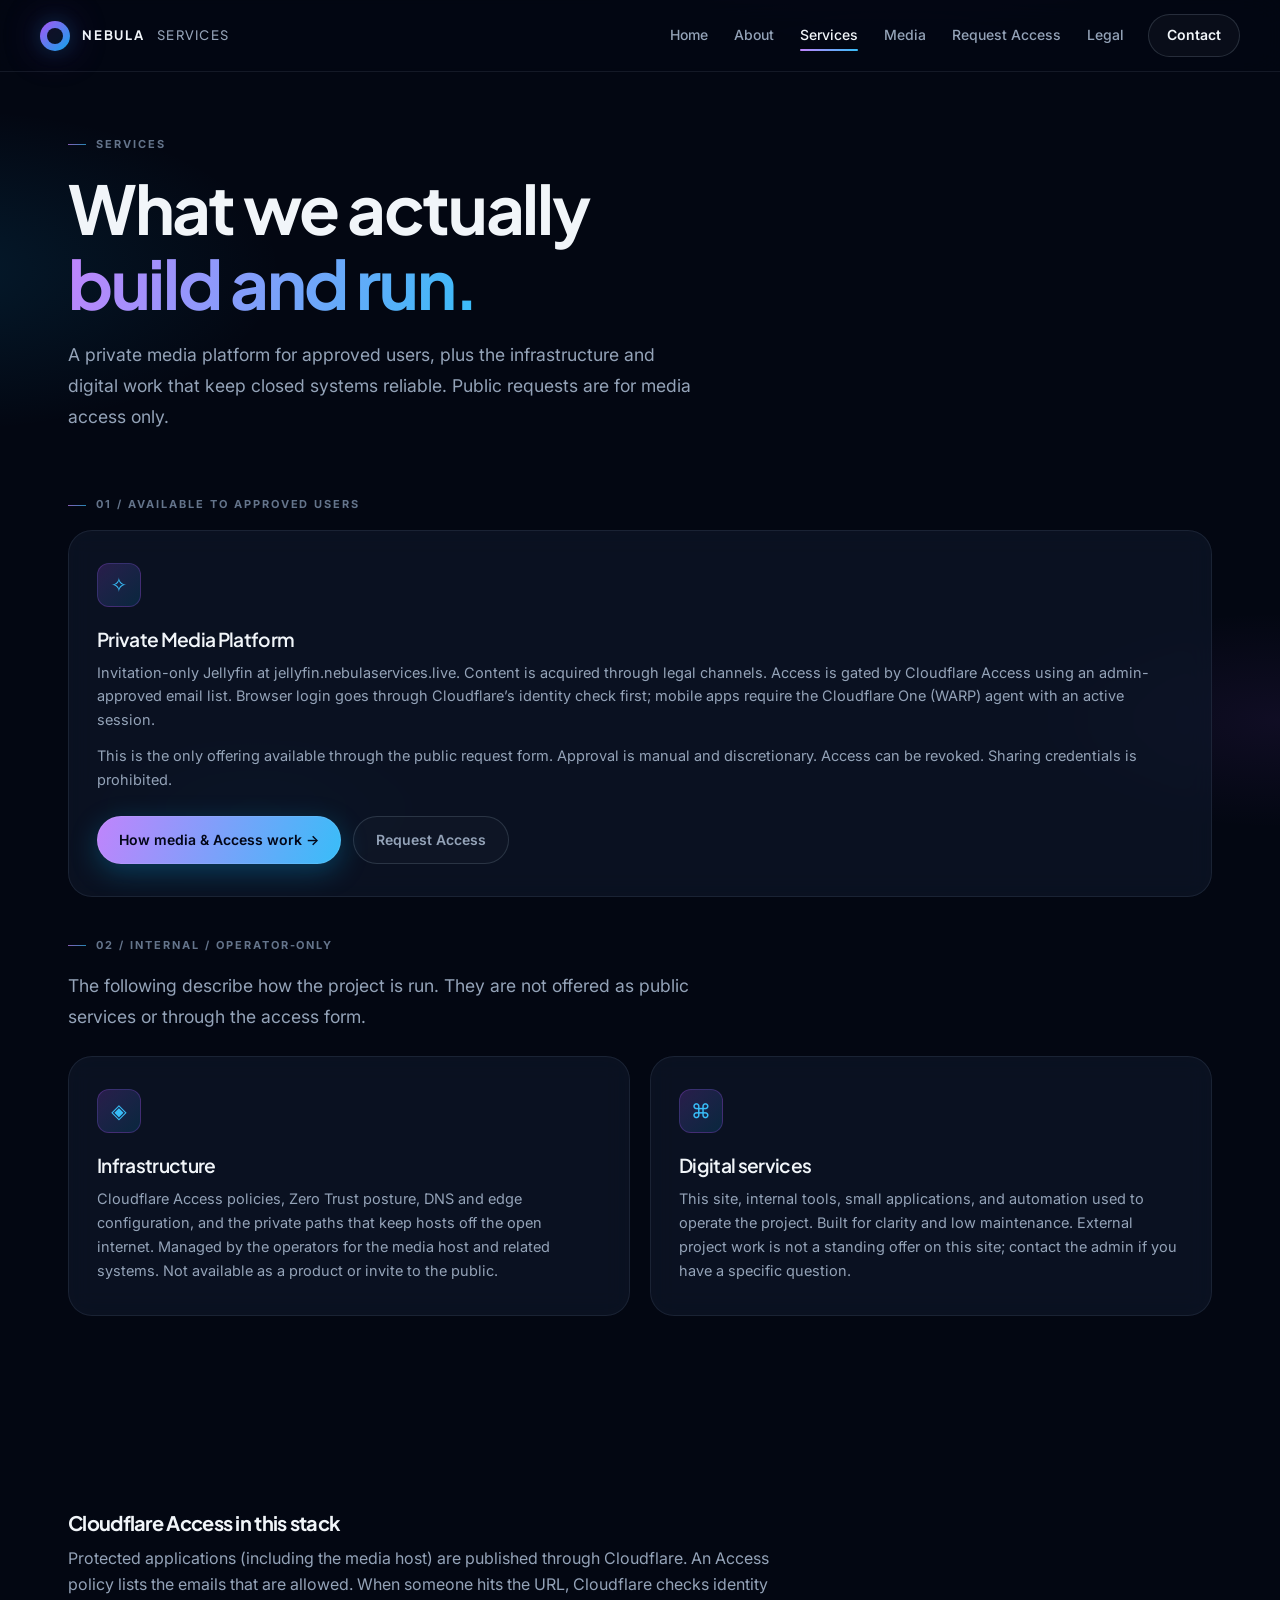
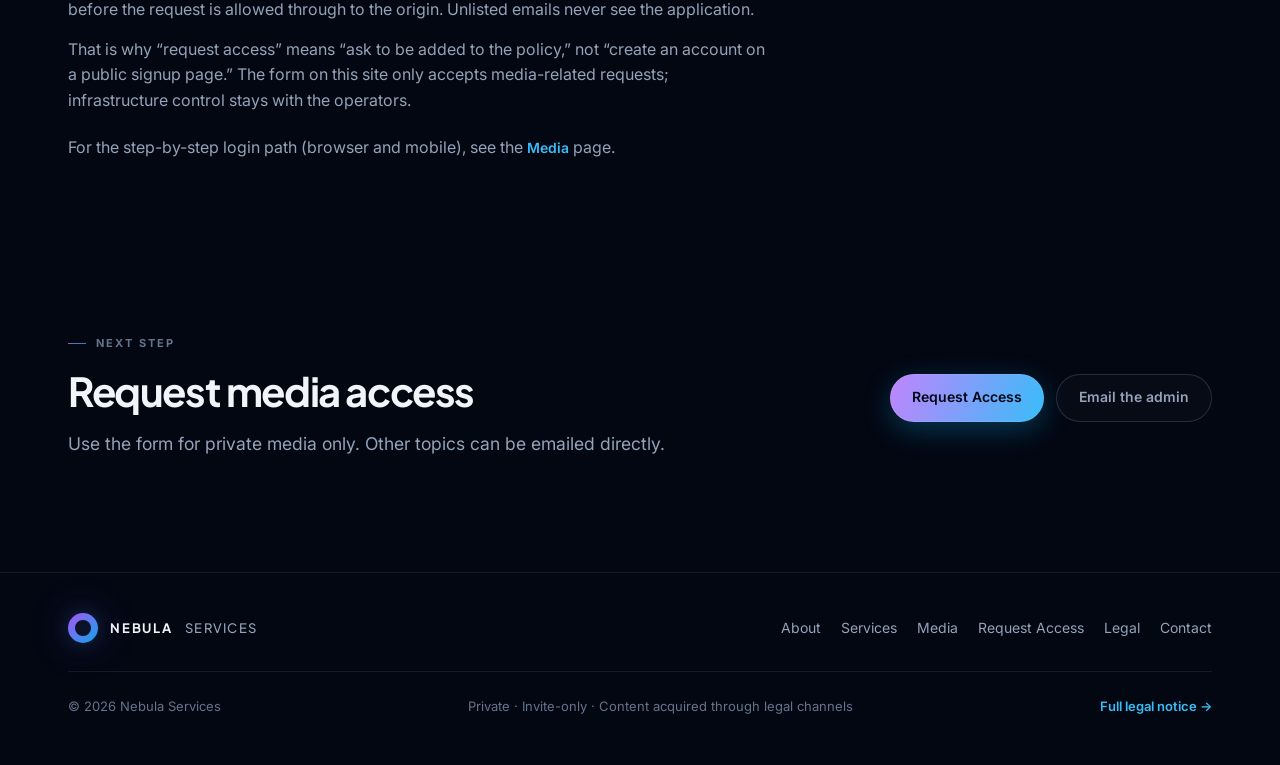
<file: services.html>
<!doctype html>
<html lang="en">
<head>
  <meta charset="utf-8">
  <meta name="viewport" content="width=device-width, initial-scale=1">
  <meta name="theme-color" content="#030712">
  <title>Services · Nebula Services</title>
  <link rel="stylesheet" href="styles.css">
</head>
<body>
  <div class="bg-layer" aria-hidden="true"></div>

  <header class="site-header">
    <div class="header-inner">
      <a class="brand" href="index.html">
        <span class="logo" aria-hidden="true"></span>
        <span class="word">NEBULA</span>
        <span class="sub">SERVICES</span>
      </a>
      <nav class="nav" aria-label="Primary">
        <a href="index.html">Home</a>
        <a href="about.html">About</a>
        <a href="services.html" class="is-active">Services</a>
        <a href="media.html">Media</a>
        <a href="access.html">Request Access</a>
        <a href="legal.html">Legal</a>
        <a class="nav-cta" href="mailto:milnerg-admin@nebulaservices.live">Contact</a>
      </nav>
      <button class="menu-btn" id="menuBtn" type="button" aria-label="Menu" aria-expanded="false"><i aria-hidden="true"></i></button>
    </div>
  </header>

  <nav class="nav-drawer" aria-label="Mobile">
    <a href="index.html">Home</a>
    <a href="about.html">About</a>
    <a href="services.html" class="is-active">Services</a>
    <a href="media.html">Media</a>
    <a href="access.html">Request Access</a>
    <a href="legal.html">Legal</a>
    <a href="mailto:milnerg-admin@nebulaservices.live">Contact</a>
  </nav>

  <main>
    <section class="page-hero">
      <div class="wrap">
        <div class="kicker">Services</div>
        <h1>What we actually<br><span class="grad">build and run.</span></h1>
        <p class="lead">A private media platform for approved users, plus the infrastructure and digital work that keep closed systems reliable. Public requests are for media access only.</p>
      </div>
    </section>

    <section class="section" style="padding-top:8px">
      <div class="wrap">
        <div class="kicker">01 / Available to approved users</div>
        <article class="card" style="min-height:auto; margin-bottom:20px">
          <div class="card-icon">✧</div>
          <h3>Private Media Platform</h3>
          <p>Invitation-only Jellyfin at jellyfin.nebulaservices.live. Content is acquired through legal channels. Access is gated by Cloudflare Access using an admin-approved email list. Browser login goes through Cloudflare’s identity check first; mobile apps require the Cloudflare One (WARP) agent with an active session.</p>
          <p style="margin-top:12px">This is the only offering available through the public request form. Approval is manual and discretionary. Access can be revoked. Sharing credentials is prohibited.</p>
          <div style="margin-top:24px; display:flex; flex-wrap:wrap; gap:12px">
            <a class="btn btn-primary" href="media.html">How media &amp; Access work →</a>
            <a class="btn btn-ghost" href="access.html">Request Access</a>
          </div>
        </article>

        <div class="kicker" style="margin-top:40px">02 / Internal / operator-only</div>
        <p class="lead" style="margin-bottom:24px">The following describe how the project is run. They are not offered as public services or through the access form.</p>

        <div class="cards-2">
          <article class="card" style="min-height:auto">
            <div class="card-icon">◈</div>
            <h3>Infrastructure</h3>
            <p>Cloudflare Access policies, Zero Trust posture, DNS and edge configuration, and the private paths that keep hosts off the open internet. Managed by the operators for the media host and related systems. Not available as a product or invite to the public.</p>
          </article>
          <article class="card" style="min-height:auto">
            <div class="card-icon">⌘</div>
            <h3>Digital services</h3>
            <p>This site, internal tools, small applications, and automation used to operate the project. Built for clarity and low maintenance. External project work is not a standing offer on this site; contact the admin if you have a specific question.</p>
          </article>
        </div>
      </div>
    </section>

    <section class="section">
      <div class="wrap prose">
        <h2>Cloudflare Access in this stack</h2>
        <p>Protected applications (including the media host) are published through Cloudflare. An Access policy lists the emails that are allowed. When someone hits the URL, Cloudflare checks identity before the request is allowed through to the origin. Unlisted emails never see the application.</p>
        <p>That is why “request access” means “ask to be added to the policy,” not “create an account on a public signup page.” The form on this site only accepts media-related requests; infrastructure control stays with the operators.</p>
        <p>For the step-by-step login path (browser and mobile), see the <a class="link" href="media.html">Media</a> page.</p>
      </div>
    </section>

    <section class="section">
      <div class="wrap contact-row">
        <div>
          <div class="kicker">Next step</div>
          <h2>Request media access</h2>
          <p class="lead">Use the form for private media only. Other topics can be emailed directly.</p>
        </div>
        <div style="display:flex; gap:12px; flex-wrap:wrap">
          <a class="btn btn-primary" href="access.html">Request Access</a>
          <a class="btn btn-ghost" href="mailto:milnerg-admin@nebulaservices.live">Email the admin</a>
        </div>
      </div>
    </section>
  </main>

  <footer class="site-footer">
    <div class="wrap">
      <div class="footer-top">
        <a class="brand" href="index.html"><span class="logo" aria-hidden="true"></span><span class="word">NEBULA</span><span class="sub">SERVICES</span></a>
        <div class="footer-links">
          <a href="about.html">About</a><a href="services.html">Services</a><a href="media.html">Media</a><a href="access.html">Request Access</a><a href="legal.html">Legal</a><a href="mailto:milnerg-admin@nebulaservices.live">Contact</a>
        </div>
      </div>
      <div class="footer-bottom">
        <span>© 2026 Nebula Services</span>
        <span>Private · Invite-only · Content acquired through legal channels</span>
        <a href="legal.html">Full legal notice →</a>
      </div>
    </div>
  </footer>
  <script src="script.js"></script>
</body>
</html>
</file>
<file: styles.css>
/* Nebula Services — premium private media & infrastructure */
@import url('https://fonts.googleapis.com/css2?family=Inter:wght@400;500;600;700&family=Plus+Jakarta+Sans:wght@500;600;700;800&display=swap');

:root {
  --bg: #030712;
  --bg-elevated: #0a0f1a;
  --surface: rgba(15, 23, 42, 0.65);
  --surface-solid: #0f172a;
  --surface-hover: rgba(30, 41, 59, 0.8);
  --text: #f1f5f9;
  --muted: #94a3b8;
  --muted-2: #64748b;
  --purple: #c084fc;
  --purple-deep: #a855f7;
  --blue: #38bdf8;
  --blue-deep: #0ea5e9;
  --line: rgba(148, 163, 184, 0.12);
  --line-strong: rgba(148, 163, 184, 0.22);
  --glow-purple: rgba(168, 85, 247, 0.25);
  --glow-blue: rgba(14, 165, 233, 0.2);
  --header-h: 72px;
  --max: 1200px;
  --pad: 28px;
  --font: 'Inter', system-ui, -apple-system, sans-serif;
  --display: 'Plus Jakarta Sans', system-ui, sans-serif;
  --radius: 16px;
  --radius-lg: 24px;
}

*, *::before, *::after { box-sizing: border-box; margin: 0; padding: 0; }
html { scroll-behavior: smooth; }
body {
  font-family: var(--font);
  background: var(--bg);
  color: var(--text);
  line-height: 1.6;
  min-width: 320px;
  overflow-x: hidden;
  -webkit-font-smoothing: antialiased;
}
a { color: inherit; text-decoration: none; }
button { font: inherit; cursor: pointer; background: none; border: none; color: inherit; }
img { max-width: 100%; display: block; }

/* Background atmosphere */
.bg-layer {
  position: fixed;
  inset: 0;
  z-index: -1;
  pointer-events: none;
  background:
    radial-gradient(ellipse 80% 50% at 70% -20%, rgba(168, 85, 247, 0.18), transparent 50%),
    radial-gradient(ellipse 60% 40% at -5% 30%, rgba(14, 165, 233, 0.12), transparent 45%),
    radial-gradient(ellipse 50% 30% at 100% 80%, rgba(168, 85, 247, 0.08), transparent 40%),
    radial-gradient(ellipse 40% 25% at 20% 90%, rgba(14, 165, 233, 0.06), transparent 35%),
    var(--bg);
}

/* ========== Header ========== */
.site-header {
  position: sticky;
  top: 0;
  z-index: 100;
  height: var(--header-h);
  width: 100%;
  border-bottom: 1px solid var(--line);
  background: rgba(3, 7, 18, 0.8);
  backdrop-filter: blur(20px) saturate(1.4);
  -webkit-backdrop-filter: blur(20px) saturate(1.4);
}

.header-inner {
  height: 100%;
  width: 100%;
  max-width: none;
  margin: 0;
  padding: 0 40px;
  display: flex;
  align-items: center;
  justify-content: space-between;
  gap: 32px;
}

.brand {
  display: flex;
  align-items: center;
  gap: 12px;
  flex-shrink: 0;
  margin-right: auto;
  font-family: var(--display);
  font-size: 13px;
  font-weight: 700;
  letter-spacing: 0.14em;
}
.brand .word { color: var(--text); }
.brand .sub { color: var(--muted); font-weight: 500; letter-spacing: 0.1em; }

.logo {
  width: 30px;
  height: 30px;
  border-radius: 50%;
  background: linear-gradient(135deg, var(--purple-deep), var(--blue-deep));
  position: relative;
  flex-shrink: 0;
  box-shadow: 0 0 20px var(--glow-blue), 0 0 40px var(--glow-purple);
}
.logo::after {
  content: '';
  position: absolute;
  inset: 7px;
  border-radius: 50%;
  background: var(--bg);
  opacity: 0.9;
}

.nav {
  display: flex;
  align-items: center;
  justify-content: flex-end;
  gap: 2px;
  margin-left: auto;
  flex-shrink: 0;
}

.nav a {
  font-size: 14px;
  font-weight: 500;
  color: var(--muted);
  padding: 8px 12px;
  border-radius: 10px;
  transition: color 0.2s, background 0.2s;
  white-space: nowrap;
  position: relative;
}
.nav a:hover {
  color: var(--text);
  background: rgba(255, 255, 255, 0.04);
}
.nav a.is-active {
  color: var(--text);
}
.nav a.is-active::after {
  content: '';
  position: absolute;
  left: 12px;
  right: 12px;
  bottom: 4px;
  height: 2px;
  border-radius: 2px;
  background: linear-gradient(90deg, var(--purple), var(--blue));
}

.nav a.nav-cta {
  margin-left: 10px;
  padding: 9px 18px;
  border: 1px solid var(--line-strong);
  border-radius: 999px;
  color: var(--text);
  font-weight: 600;
  background: rgba(255, 255, 255, 0.03);
}
.nav a.nav-cta:hover {
  border-color: var(--blue);
  background: rgba(14, 165, 233, 0.12);
  box-shadow: 0 0 20px rgba(14, 165, 233, 0.15);
}
.nav a.nav-cta::after { display: none; }

.menu-btn {
  display: none;
  width: 44px;
  height: 44px;
  align-items: center;
  justify-content: center;
  border-radius: 12px;
  border: 1px solid var(--line);
  flex-shrink: 0;
  transition: border-color 0.2s, background 0.2s;
}
.menu-btn:hover { border-color: var(--line-strong); background: rgba(255,255,255,0.04); }
.menu-btn i,
.menu-btn i::before,
.menu-btn i::after {
  display: block;
  width: 18px;
  height: 2px;
  background: var(--text);
  border-radius: 2px;
  position: relative;
  transition: transform 0.2s;
}
.menu-btn i::before,
.menu-btn i::after {
  content: '';
  position: absolute;
  left: 0;
}
.menu-btn i::before { top: -6px; }
.menu-btn i::after { top: 6px; }

.nav-drawer { display: none; }

/* ========== Layout ========== */
.wrap {
  width: 100%;
  max-width: var(--max);
  margin: 0 auto;
  padding-left: var(--pad);
  padding-right: var(--pad);
}
.section { padding: 80px 0; }
.kicker {
  font-size: 11px;
  font-weight: 700;
  letter-spacing: 0.18em;
  text-transform: uppercase;
  color: var(--muted-2);
  margin-bottom: 16px;
  display: flex;
  align-items: center;
  gap: 10px;
}
.kicker::before {
  content: '';
  width: 18px;
  height: 1px;
  background: linear-gradient(90deg, var(--purple), var(--blue));
  opacity: 0.7;
}
.grad {
  background: linear-gradient(110deg, var(--purple) 0%, var(--blue) 100%);
  -webkit-background-clip: text;
  background-clip: text;
  color: transparent;
}
h1, h2, h3 {
  font-family: var(--display);
  font-weight: 700;
  letter-spacing: -0.035em;
  line-height: 1.12;
}
h1 { font-size: clamp(2.6rem, 6.5vw, 4.2rem); margin-bottom: 20px; }
h2 { font-size: clamp(1.7rem, 3.8vw, 2.5rem); margin-bottom: 16px; }
h3 { font-size: 1.2rem; margin-bottom: 10px; font-weight: 600; }
.lead {
  font-size: 1.1rem;
  color: var(--muted);
  max-width: 36em;
  line-height: 1.75;
}

/* Buttons */
.btn {
  display: inline-flex;
  align-items: center;
  justify-content: center;
  gap: 8px;
  height: 48px;
  padding: 0 22px;
  border-radius: 999px;
  font-size: 14px;
  font-weight: 600;
  transition: transform 0.2s, box-shadow 0.2s, border-color 0.2s, background 0.2s;
}
.btn:hover { transform: translateY(-2px); }
.btn-primary {
  color: #020617;
  background: linear-gradient(110deg, var(--purple), var(--blue));
  box-shadow: 0 8px 28px rgba(14, 165, 233, 0.3), 0 0 0 1px rgba(255,255,255,0.08) inset;
}
.btn-primary:hover {
  box-shadow: 0 14px 36px rgba(14, 165, 233, 0.4), 0 0 0 1px rgba(255,255,255,0.12) inset;
}
.btn-ghost {
  color: var(--muted);
  border: 1px solid var(--line-strong);
  background: rgba(255, 255, 255, 0.02);
}
.btn-ghost:hover {
  color: var(--text);
  border-color: rgba(56, 189, 248, 0.5);
  background: rgba(14, 165, 233, 0.08);
}
.btn-secondary {
  color: var(--text);
  border: 1px solid var(--line-strong);
  background: var(--surface);
  backdrop-filter: blur(8px);
}
.btn-secondary:hover {
  border-color: var(--purple);
  background: rgba(168, 85, 247, 0.12);
}

/* Hero */
.hero {
  padding: 96px 0 72px;
  position: relative;
}
.hero-eyebrow {
  display: inline-flex;
  align-items: center;
  gap: 10px;
  font-size: 12px;
  font-weight: 600;
  letter-spacing: 0.12em;
  text-transform: uppercase;
  color: var(--muted);
  margin-bottom: 24px;
  padding: 8px 14px 8px 12px;
  border-radius: 999px;
  border: 1px solid var(--line);
  background: rgba(255, 255, 255, 0.03);
}
.dot {
  width: 8px;
  height: 8px;
  border-radius: 50%;
  background: var(--blue);
  box-shadow: 0 0 0 4px rgba(56, 189, 248, 0.2);
  animation: pulse 2.5s ease-in-out infinite;
}
@keyframes pulse {
  0%, 100% { opacity: 1; box-shadow: 0 0 0 4px rgba(56, 189, 248, 0.2); }
  50% { opacity: 0.7; box-shadow: 0 0 0 8px rgba(56, 189, 248, 0.08); }
}
.hero-actions {
  display: flex;
  flex-wrap: wrap;
  gap: 12px;
  margin-top: 32px;
  margin-bottom: 48px;
}
.hero-meta {
  display: grid;
  grid-template-columns: repeat(3, minmax(0, 1fr));
  gap: 20px;
  padding-top: 32px;
  border-top: 1px solid var(--line);
  max-width: 640px;
}
.hero-meta strong {
  display: block;
  font-family: var(--display);
  font-size: 14px;
  font-weight: 600;
  margin-bottom: 4px;
}
.hero-meta span { font-size: 13px; color: var(--muted); }

/* Split */
.split {
  display: grid;
  grid-template-columns: 1fr 1.05fr;
  gap: 56px;
  align-items: start;
}
.split p { color: var(--muted); margin-bottom: 16px; }
.link {
  display: inline-flex;
  align-items: center;
  gap: 6px;
  margin-top: 10px;
  color: var(--blue);
  font-weight: 600;
  font-size: 14px;
  transition: color 0.2s, gap 0.2s;
}
.link:hover { color: var(--purple); gap: 10px; }

/* Cards */
.cards {
  display: grid;
  grid-template-columns: repeat(3, minmax(0, 1fr));
  gap: 20px;
  margin-top: 32px;
}
.card {
  background: var(--surface);
  border: 1px solid var(--line);
  border-radius: var(--radius-lg);
  padding: 32px 28px;
  display: flex;
  flex-direction: column;
  min-height: 240px;
  transition: border-color 0.25s, transform 0.25s, background 0.25s, box-shadow 0.25s;
  backdrop-filter: blur(12px);
  position: relative;
  overflow: hidden;
}
.card::before {
  content: '';
  position: absolute;
  inset: 0;
  background: linear-gradient(135deg, rgba(168, 85, 247, 0.06), transparent 50%);
  opacity: 0;
  transition: opacity 0.25s;
}
.card:hover {
  transform: translateY(-4px);
  border-color: rgba(56, 189, 248, 0.35);
  background: var(--surface-hover);
  box-shadow: 0 20px 40px rgba(0, 0, 0, 0.35), 0 0 0 1px rgba(56, 189, 248, 0.1);
}
.card:hover::before { opacity: 1; }
.card-icon {
  width: 44px;
  height: 44px;
  border-radius: 12px;
  display: flex;
  align-items: center;
  justify-content: center;
  font-size: 20px;
  margin-bottom: 22px;
  background: linear-gradient(135deg, rgba(168, 85, 247, 0.2), rgba(14, 165, 233, 0.15));
  border: 1px solid rgba(168, 85, 247, 0.25);
  color: var(--blue);
}
.card p { color: var(--muted); font-size: 14.5px; flex: 1; line-height: 1.65; }
.card .link { margin-top: 20px; }
.cards-2 {
  display: grid;
  grid-template-columns: repeat(2, minmax(0, 1fr));
  gap: 20px;
}

/* Panel */
.panel {
  background: linear-gradient(145deg, rgba(168, 85, 247, 0.12), rgba(14, 165, 233, 0.08) 55%, rgba(3, 7, 18, 0.5));
  border: 1px solid rgba(56, 189, 248, 0.2);
  border-radius: var(--radius-lg);
  padding: 48px 40px;
  position: relative;
  overflow: hidden;
}
.panel::after {
  content: '';
  position: absolute;
  top: -40%;
  right: -20%;
  width: 50%;
  height: 80%;
  background: radial-gradient(circle, rgba(168, 85, 247, 0.15), transparent 70%);
  pointer-events: none;
}
.panel p { color: var(--muted); max-width: 42em; margin-bottom: 24px; position: relative; }
.tags { display: flex; flex-wrap: wrap; gap: 10px; margin-bottom: 28px; position: relative; }
.tag {
  font-size: 12px;
  font-weight: 600;
  padding: 8px 14px;
  border-radius: 999px;
  border: 1px solid var(--line);
  background: rgba(0, 0, 0, 0.3);
  color: #cbd5e1;
}

/* Statement */
.statement {
  text-align: center;
  border-top: 1px solid var(--line);
  border-bottom: 1px solid var(--line);
  padding: 88px var(--pad);
  background: rgba(255, 255, 255, 0.015);
}
.statement p { color: var(--muted); max-width: 30em; margin: 0 auto; font-size: 1.05rem; }

/* Contact row */
.contact-row {
  display: flex;
  align-items: center;
  justify-content: space-between;
  gap: 28px;
  flex-wrap: wrap;
}
.contact-row .lead { margin-top: 8px; }

/* Access box & steps */
.access-box {
  background: var(--surface);
  border: 1px solid var(--line);
  border-radius: var(--radius-lg);
  padding: 36px 32px;
  backdrop-filter: blur(12px);
}
.steps {
  list-style: none;
  counter-reset: step;
  margin: 24px 0 28px;
  padding: 0;
}
.steps li {
  counter-increment: step;
  position: relative;
  padding-left: 52px;
  margin-bottom: 24px;
  color: var(--muted);
}
.steps li:last-child { margin-bottom: 0; }
.steps li::before {
  content: counter(step);
  position: absolute;
  left: 0;
  top: 0;
  width: 36px;
  height: 36px;
  border-radius: 10px;
  background: linear-gradient(135deg, rgba(168, 85, 247, 0.25), rgba(14, 165, 233, 0.2));
  border: 1px solid rgba(168, 85, 247, 0.3);
  display: flex;
  align-items: center;
  justify-content: center;
  font-family: var(--display);
  font-weight: 700;
  font-size: 14px;
  color: var(--text);
}
.steps strong {
  display: block;
  color: var(--text);
  font-family: var(--display);
  font-size: 15px;
  margin-bottom: 4px;
}
.steps a {
  color: var(--blue);
  text-decoration: underline;
  text-underline-offset: 3px;
}
.note {
  background: rgba(168, 85, 247, 0.1);
  border: 1px solid rgba(168, 85, 247, 0.28);
  border-radius: 14px;
  padding: 18px 20px;
  color: var(--muted);
  font-size: 14px;
}
.note strong { color: #e9d5ff; }

/* Badge */
.badge {
  display: inline-block;
  font-size: 11px;
  font-weight: 700;
  letter-spacing: 0.1em;
  text-transform: uppercase;
  padding: 8px 14px;
  border-radius: 999px;
  border: 1px solid rgba(56, 189, 248, 0.35);
  background: rgba(14, 165, 233, 0.1);
  color: var(--blue);
  margin-bottom: 28px;
}

/* Prose */
.prose h2 { font-size: 1.25rem; margin: 36px 0 12px; }
.prose p { color: var(--muted); max-width: 44em; margin-bottom: 14px; }
.prose ul {
  color: var(--muted);
  padding-left: 22px;
  max-width: 44em;
  margin-bottom: 14px;
}
.prose li { margin-bottom: 10px; }
.prose strong { color: var(--text); }
.legal-box {
  margin-top: 40px;
  padding: 20px 22px;
  border: 1px solid var(--line);
  border-radius: 14px;
  background: rgba(255, 255, 255, 0.025);
  color: var(--muted);
  font-size: 14px;
}

/* Page hero */
.page-hero { padding: 64px 0 28px; }
.page-hero .lead { margin-bottom: 28px; }

/* ========== Access Request Form ========== */
.form-card {
  background: var(--surface);
  border: 1px solid var(--line);
  border-radius: var(--radius-lg);
  padding: 40px 36px;
  backdrop-filter: blur(16px);
  max-width: 560px;
}
.form-group {
  margin-bottom: 22px;
}
.form-group label {
  display: block;
  font-size: 13px;
  font-weight: 600;
  color: var(--text);
  margin-bottom: 8px;
  letter-spacing: 0.02em;
}
.form-group input,
.form-group textarea,
.form-group select {
  width: 100%;
  padding: 14px 16px;
  border-radius: 12px;
  border: 1px solid var(--line-strong);
  background: rgba(0, 0, 0, 0.35);
  color: var(--text);
  font-size: 15px;
  font-family: var(--font);
  transition: border-color 0.2s, box-shadow 0.2s;
  outline: none;
}
.form-group input::placeholder,
.form-group textarea::placeholder {
  color: var(--muted-2);
}
.form-group input:focus,
.form-group textarea:focus,
.form-group select:focus {
  border-color: var(--blue);
  box-shadow: 0 0 0 3px rgba(56, 189, 248, 0.15);
}
.form-group textarea {
  min-height: 120px;
  resize: vertical;
}
.form-group select {
  appearance: none;
  background-image: url("data:image/svg+xml,%3Csvg xmlns='http://www.w3.org/2000/svg' width='12' height='12' viewBox='0 0 12 12'%3E%3Cpath fill='%2394a3b8' d='M6 8L1 3h10z'/%3E%3C/svg%3E");
  background-repeat: no-repeat;
  background-position: right 16px center;
  padding-right: 40px;
}
.form-hint {
  font-size: 13px;
  color: var(--muted-2);
  margin-top: 8px;
}
.form-actions {
  margin-top: 8px;
  display: flex;
  flex-wrap: wrap;
  gap: 12px;
  align-items: center;
}
.form-success {
  display: none;
  padding: 20px;
  border-radius: 14px;
  background: rgba(34, 197, 94, 0.12);
  border: 1px solid rgba(34, 197, 94, 0.3);
  color: #86efac;
  font-size: 15px;
  margin-bottom: 20px;
}
.form-success.show { display: block; }

/* Feature grid for home */
.feature-grid {
  display: grid;
  grid-template-columns: repeat(2, 1fr);
  gap: 16px;
  margin-top: 28px;
}
.feature-item {
  display: flex;
  gap: 14px;
  padding: 18px 16px;
  border-radius: 14px;
  border: 1px solid var(--line);
  background: rgba(255, 255, 255, 0.02);
}
.feature-item .fi-icon {
  width: 36px;
  height: 36px;
  border-radius: 10px;
  flex-shrink: 0;
  display: flex;
  align-items: center;
  justify-content: center;
  background: linear-gradient(135deg, rgba(168, 85, 247, 0.2), rgba(14, 165, 233, 0.15));
  font-size: 16px;
}
.feature-item strong {
  display: block;
  font-size: 14px;
  margin-bottom: 2px;
}
.feature-item span {
  font-size: 13px;
  color: var(--muted);
}

/* Stats row */
.stats-row {
  display: grid;
  grid-template-columns: repeat(4, 1fr);
  gap: 16px;
  margin-top: 40px;
}
.stat-card {
  text-align: center;
  padding: 28px 16px;
  border-radius: var(--radius);
  border: 1px solid var(--line);
  background: rgba(255, 255, 255, 0.02);
}
.stat-card strong {
  display: block;
  font-family: var(--display);
  font-size: 1.75rem;
  font-weight: 700;
  background: linear-gradient(110deg, var(--purple), var(--blue));
  -webkit-background-clip: text;
  background-clip: text;
  color: transparent;
  margin-bottom: 6px;
}
.stat-card span {
  font-size: 13px;
  color: var(--muted);
}

/* Footer */
.site-footer {
  border-top: 1px solid var(--line);
  margin-top: 32px;
  padding: 40px 0 48px;
}
.footer-top {
  display: flex;
  align-items: center;
  justify-content: space-between;
  gap: 20px;
  flex-wrap: wrap;
  margin-bottom: 28px;
}
.footer-links { display: flex; flex-wrap: wrap; gap: 8px 20px; }
.footer-links a { font-size: 14px; color: var(--muted); transition: color 0.2s; }
.footer-links a:hover { color: var(--text); }
.footer-bottom {
  display: flex;
  flex-wrap: wrap;
  gap: 12px 24px;
  justify-content: space-between;
  align-items: center;
  padding-top: 24px;
  border-top: 1px solid var(--line);
  font-size: 13px;
  color: var(--muted-2);
}
.footer-bottom a { color: var(--blue); font-weight: 600; }
.footer-bottom a:hover { color: var(--purple); }

/* Mobile */
@media (max-width: 900px) {
  .header-inner { padding: 0 20px; }
  .nav { display: none; }
  .menu-btn { display: inline-flex; }

  .nav-drawer {
    display: none;
    position: fixed;
    top: var(--header-h);
    left: 0;
    right: 0;
    z-index: 99;
    flex-direction: column;
    gap: 4px;
    padding: 16px var(--pad) 24px;
    background: rgba(3, 7, 18, 0.97);
    border-bottom: 1px solid var(--line);
    box-shadow: 0 16px 40px rgba(0, 0, 0, 0.5);
    backdrop-filter: blur(20px);
  }
  body.nav-open .nav-drawer { display: flex; }
  .nav-drawer a {
    padding: 14px 14px;
    font-size: 16px;
    color: var(--muted);
    border-radius: 12px;
  }
  .nav-drawer a:hover,
  .nav-drawer a.is-active {
    color: var(--text);
    background: rgba(255, 255, 255, 0.05);
  }

  .cards, .cards-2 { grid-template-columns: 1fr; }
  .split { grid-template-columns: 1fr; gap: 24px; }
  .hero-meta { grid-template-columns: 1fr; max-width: none; }
  .panel { padding: 32px 24px; }
  .feature-grid { grid-template-columns: 1fr; }
  .stats-row { grid-template-columns: 1fr 1fr; }
  .form-card { padding: 28px 22px; }
}

@media (max-width: 560px) {
  :root { --pad: 18px; --header-h: 64px; }
  .header-inner { padding: 0 16px; }
  .hero { padding: 56px 0 48px; }
  .section { padding: 56px 0; }
  .hero-actions { flex-direction: column; }
  .hero-actions .btn { width: 100%; }
  .contact-row { flex-direction: column; align-items: stretch; }
  .contact-row .btn { width: 100%; }
  .footer-bottom { flex-direction: column; align-items: flex-start; }
  .statement { padding: 64px var(--pad); }
  .stats-row { grid-template-columns: 1fr; }
}
</file>
